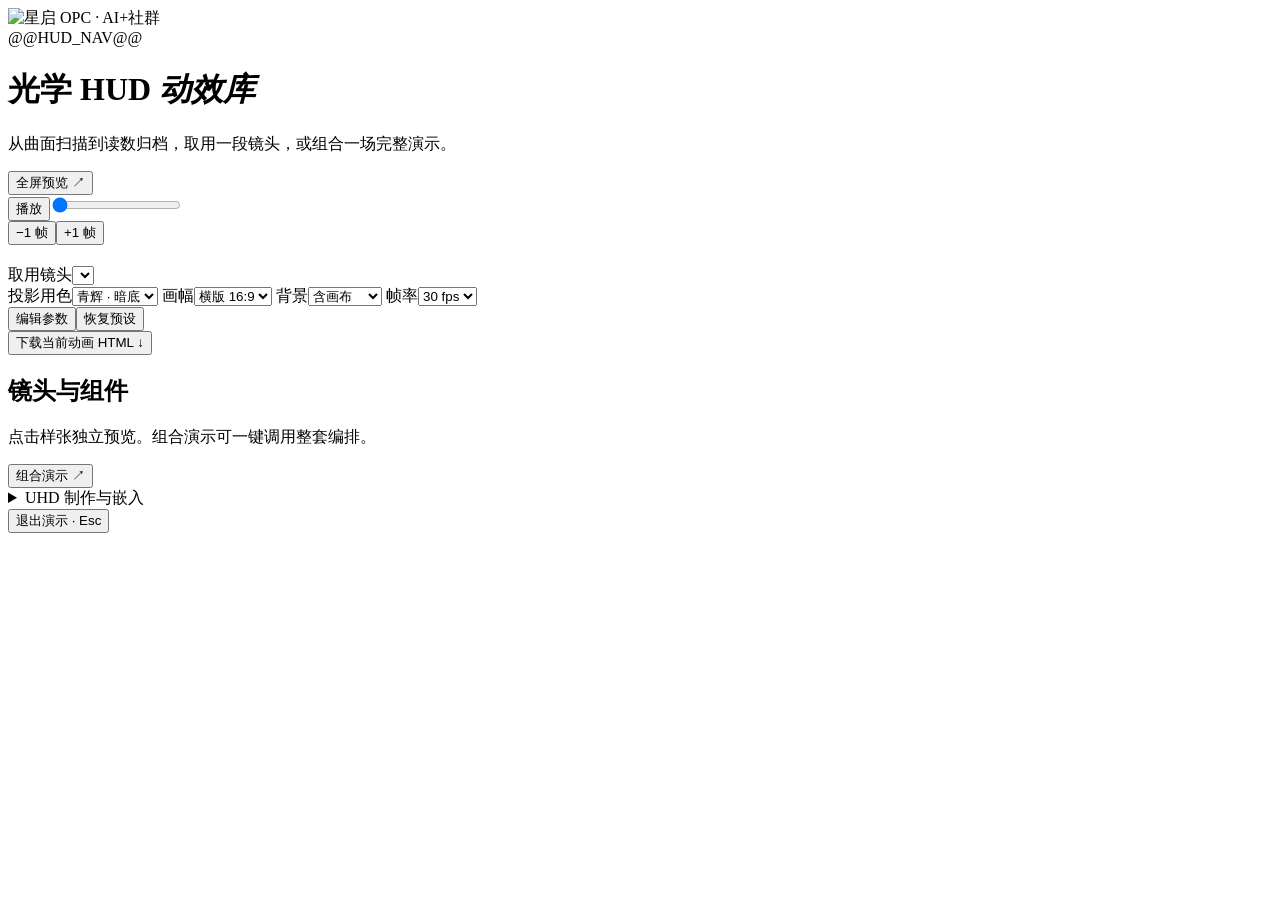
<file: hud-mg/desk.html>
<!doctype html><html lang="zh-CN" class="opc" data-theme="dark"><head><meta charset="utf-8"><meta name="viewport" content="width=device-width,initial-scale=1,viewport-fit=cover"><meta name="description" content="星启 OPC 光学 HUD 动效组件库。可独立编辑、逐帧合成及导出的 UHD 原生矢量 MG。"><title>光学 HUD · MG 动效组件库</title>
<style id="hud-type">@@TOKENS@@</style><style id="hud-styles">@@HUD_CSS@@</style></head><body>
<header class="mast wrap"><span class="brand-host"><img id="brand-logo" alt="星启 OPC · AI+社群"></span><nav id="main-nav" aria-label="其它资源">@@HUD_NAV@@</nav></header>
<main class="wrap">
 <header class="heading"><div><h1>光学 HUD <em>动效库</em></h1><p>从曲面扫描到读数归档，取用一段镜头，或组合一场完整演示。</p></div><button id="fullscreen" type="button">全屏预览 ↗</button></header>
 <div class="bench"><section class="monitor" aria-label="合成画布与时间线">
   <div id="monitor-seat"><div class="screen" id="screen"><div id="canvas" class="hm-stage"></div></div></div>
   <div class="controls"><button class="play" id="play" type="button" aria-pressed="false">播放</button><input id="scrub" type="range" min="0" max="599" value="0" step="1" aria-label="逐帧预览"><output for="scrub" id="time"></output></div>
   <div class="marks" id="beat-nav" role="group" aria-label="定位到编排段落"></div>
   <div class="control-foot"><div class="nudge"><button id="minus" type="button" aria-label="前一帧">−1 帧</button><button id="plus" type="button" aria-label="后一帧">+1 帧</button><span id="frame-label"></span></div><span id="canvas-label"></span></div>
 </section>
 <aside class="inspector" aria-label="当前动效设置">
   <div class="asset-header"><p id="role"></p><h2 id="name"></h2><span id="use"></span></div>
   <label class="select-component">取用镜头<select id="quick-kind"></select></label>
   <div class="setting-grid"><label>投影用色<select id="ink"><option value="cyan">青辉 · 暗底</option><option value="ice">冰白 · 暗底</option><option value="day">深青 · 亮底</option></select></label>
    <label>画幅<select id="format"><option value="wide">横版 16:9</option><option value="portrait">竖版 9:16</option></select></label>
    <label>背景<select id="background"><option value="solid">含画布</option><option value="transparent">透明叠加</option></select></label>
    <label>帧率<select id="fps"><option value="30">30 fps</option><option value="60">60 fps</option></select></label>
   </div>
   <div class="asset-actions"><button id="edit" type="button">编辑参数</button><button id="restore" type="button">恢复预设</button></div>
   <button id="export" class="primary" type="button">下载当前动画 HTML ↓</button><p class="status" role="status" id="status"></p>
 </aside></div>
 <section class="library" id="library"><header><div><h2>镜头与组件</h2><p>点击样张独立预览。组合演示可一键调用整套编排。</p></div><button type="button" id="sequence">组合演示 ↗</button></header><div class="shelf" id="shelf"></div></section>
 <section id="reuse"><details><summary>UHD 制作与嵌入</summary><div class="rules">
  <article><h3>先定运动任务</h3><p>片头扫描建立对象，截面和进度盘同步；空间探针交代部位，光迹连接两端。曲线进入后留出读数时间，最后淡入完整品牌字标。</p></article>
  <article><h3>让图形依附内容</h3><p>曲面使用归一化上下轮廓；探针与光迹使用 0–1 坐标。各组曲线共用单位和量程，底部字幕可独立覆盖实景。这里的照度数据为模拟值。</p></article>
  <article><h3>按帧接入</h3><p>导出 HTML 后作为浏览器源载入。网址加 <code>?frame=30</code> 定格到局部帧，按 <kbd>E</kbd> 可在本机继续编辑。</p></article>
 </div><div class="embed-help"><p>深色画面用青辉或冰白，亮色画面用深青。字标按底色使用透明定稿。3840 × 2160 横屏左右保留 240px、上下 200px。2160 × 3840 竖屏重新排列主体与字幕，留出底部约 600px 的平台区域。常规镜头在 30 fps 下用 12 帧入场、8 帧退出，单件的主体在时间轴约 77% 处到达终值，退出前可停读。60 fps 将帧数等比翻倍。</p><p><code>HudMG.seekFrame(n)</code> 按当前文件的本地帧定位。父页面也可向 iframe 发送 <code>{type:"XQHUD:seek",frame:n}</code> 同步时间。透明层导出为自包含 HTML，底图由宿主画面提供。多层合成时在一个位置使用完整品牌字标。</p></div></details></section>
</main>
<dialog id="editor" aria-labelledby="editor-title"><form id="form"><h2 id="editor-title"></h2><p id="hint"></p><div class="layer-controls" id="layer-controls" hidden><label>组合中的图层<select id="edit-kind"></select></label><label><input type="checkbox" id="layer-on" checked> 在组合中显示</label></div><div class="fields">
 <label>时长（秒）<input id="seconds" type="number" min="2" max="60" step=".1" required></label>
 <label class="pos">缩放（%）<input id="scale" type="number" min="25" max="160" step="1"></label>
 <label class="pos">横移（画布 %）<input id="xoff" type="number" min="-90" max="90" step="1"></label>
 <label class="pos">纵移（画布 %）<input id="yoff" type="number" min="-90" max="90" step="1"></label>
 </div><div id="direct" class="direct"></div><details id="advanced"><summary>完整内容参数 · JSON</summary><label class="sr" for="json">内容参数</label><textarea id="json" spellcheck="false" rows="8" required></textarea></details>
 <p role="alert" id="error"></p><div class="dialog-actions"><button type="button" id="cancel">取消</button><button class="primary" type="submit">应用并预览</button></div></form></dialog>
<button id="exit-full" type="button">退出演示 · Esc</button><button id="embed-play" type="button" hidden>暂停动画</button>
<script type="application/json" id="hud-catalog">@@HUD_CATALOG@@</script><script type="application/json" id="hud-default">@@HUD_DEFAULT@@</script><script type="application/json" id="hud-logos">@@HUD_LOGOS@@</script>
<script id="hud-blocks">@@HUD_ENGINE@@</script><script>@@HUD_CLOCK@@</script><script>@@HUD_APP@@</script>
</body></html>
</file>
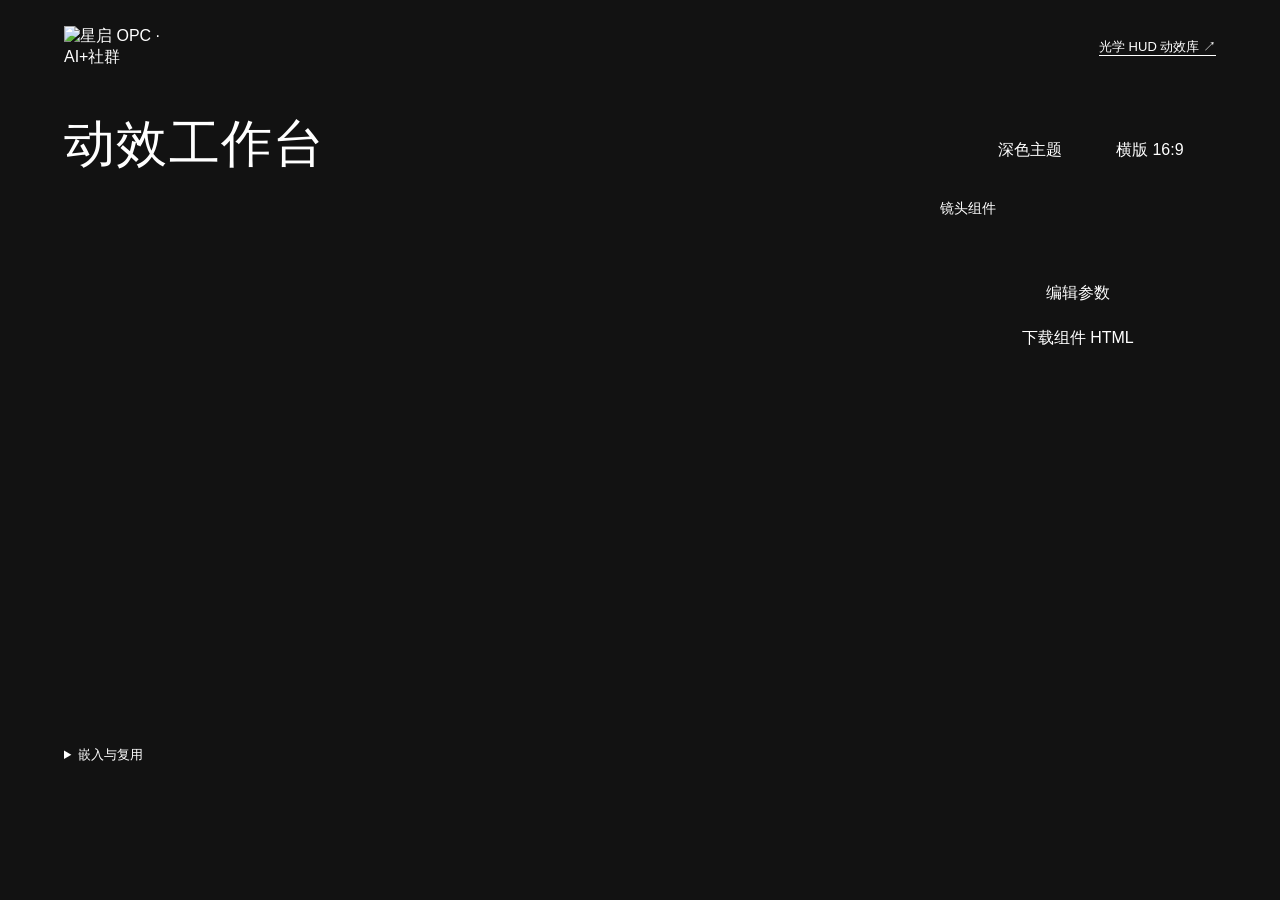
<file: motion/studio-shell.html>
<!doctype html>
<html lang="zh-CN"><head><meta charset="utf-8"><meta name="viewport" content="width=device-width,initial-scale=1,viewport-fit=cover">
<title>星启 OPC · 动效组件</title>
<style>
*{box-sizing:border-box}html{color-scheme:dark;background:var(--bg)}body{margin:0;min-width:270px;background:var(--bg);color:var(--ink);font-family:OPCSans,"PingFang SC","Microsoft YaHei",sans-serif}button,input,select,textarea{font:inherit}button,a,summary,input,select,textarea{outline-offset:3px}button,input,select,textarea{border-radius:14px}button:focus-visible,select:focus-visible,textarea:focus-visible,input:focus-visible{outline:3px solid var(--cyan)}button{color:var(--ink);border:1px solid var(--line);background:var(--surface);min-height:42px;padding:7px 17px;cursor:pointer;transition:background-color .16s,color .16s,border-color .16s}button:hover{border-color:var(--cyan)}button:disabled{opacity:.5;cursor:default}main{max-width:1500px;margin:0 auto;padding:26px clamp(18px,5vw,78px) 32px}
.masthead,.heading,.toolbar,.motionbar,.footer,.dialog-actions{display:flex;align-items:center;gap:16px;justify-content:space-between}.masthead{padding-bottom:17px;border-bottom:1px solid var(--line);min-height:46px}.masthead img{width:140px;display:block}.edition,.meta,.time{font:12px OPCMono,monospace;letter-spacing:.035em;font-variant-numeric:tabular-nums}.edition,.meta{color:var(--muted)}.heading{margin:25px 0 19px;align-items:flex-end}.heading h1{margin:0;font:normal clamp(37px,5vw,70px)/1.05 OPCDisplay,"PingFang SC",sans-serif;letter-spacing:.025em}.toolbar{justify-content:flex-end;gap:8px;flex-wrap:wrap}.switch{position:relative}.switch select{color:var(--ink);background:var(--surface);border:1px solid var(--line);padding:8px 32px 8px 14px;height:42px;cursor:pointer;appearance:none}.switch::after{content:"";border:solid var(--muted);border-width:0 1.5px 1.5px 0;padding:3px;display:block;transform:rotate(45deg);position:absolute;right:14px;top:16px;pointer-events:none}
.screen{isolation:isolate;border-radius:clamp(18px,2.4vw,34px);position:relative;display:grid;place-items:center;background:var(--inset);border:1px solid var(--line);overflow:hidden;width:100%;height:auto;aspect-ratio:16/8.2;max-height:62vh;min-height:200px}.canvasbox{position:relative;overflow:hidden;border-radius:clamp(12px,1.7vw,24px)}.stage{position:relative;transform-origin:top left;overflow:hidden}.stage svg{display:block}.motionbar{margin:15px 0 18px;gap:14px}.play,.embedplay{display:inline-flex;align-items:center;justify-content:center;gap:9px;min-width:90px;background:var(--cyan);border-color:transparent;border-radius:999px;color:var(--onAccent)}.play svg,.embedplay svg{height:15px;width:15px}.time{white-space:nowrap;color:var(--muted)}input[type=range]{appearance:none;background:var(--line);border-radius:999px;height:6px;accent-color:var(--cyan);margin:0;flex:1;min-width:60px;cursor:pointer}input[type=range]::-webkit-slider-thumb{appearance:none;height:16px;width:16px;border-radius:50%;background:var(--cyan);border:2px solid var(--bg)}input[type=range]::-moz-range-thumb{height:13px;width:13px;border-radius:50%;background:var(--cyan);border:2px solid var(--bg)}
.shots{display:flex;align-items:center;gap:6px;flex-wrap:wrap}.shots button{border-radius:999px;background:transparent;border-color:transparent;color:var(--muted);padding:6px 13px;min-height:36px}.shots button[aria-pressed=true]{background:var(--raised);border-color:var(--strong);color:var(--ink)}.shots button:hover{color:var(--cyan)}.footer{border-top:1px solid var(--line);padding-top:16px;margin-top:14px;gap:12px;flex-wrap:wrap}.source{font-size:13px;line-height:1.5;color:var(--muted);margin:0;max-width:58ch}.actions{display:flex;gap:8px;flex-wrap:wrap}.primary{background:var(--ink);color:var(--bg);border-color:transparent}.embedplay{display:none;position:absolute;z-index:1;bottom:12px;right:12px;padding:7px 12px;min-width:36px;min-height:34px;opacity:.84}
dialog{background:var(--modal);color:var(--ink);border:1px solid var(--line);border-radius:26px;padding:24px 28px;width:min(535px,calc(100vw - 28px));max-height:85dvh;box-shadow:0 20px 80px rgba(0,0,0,.24)}dialog::backdrop{background:var(--scrim)}dialog h2{font:normal 34px OPCDisplay,sans-serif;margin:0 0 14px}#fields{display:grid;gap:13px}.field-group{display:grid;gap:6px;font-size:14px}.field-group input,.field-group textarea,.field-group select{padding:9px 13px;border:1px solid var(--strong);background:var(--surface);color:var(--ink);min-width:0;width:100%}.field-group textarea{resize:vertical;min-height:66px}.dialog-actions{margin-top:20px;justify-content:flex-end}.feedback{color:var(--ink);font-size:14px;margin:10px 0 3px}.help{font-size:13px;line-height:1.45;color:var(--muted)}[hidden]{display:none!important}
html.embed,html.embed body{height:100%;overflow:hidden;background:var(--bg)}html.embed main{max-width:none;margin:0;padding:0;width:100%;height:100%}html.embed .screen{width:100%;height:100%;min-height:0;max-height:none;aspect-ratio:auto;border-radius:0;background:transparent;box-shadow:none;border:0}html.embed .canvasbox{border-radius:0}html.embed .embedplay{display:inline-flex}html.embed main>:not(.screen){display:none}html.alpha,html.alpha body{background:transparent}html.nocontrols .embedplay{display:none}.reuse{margin-top:13px;color:var(--muted);font-size:13px;line-height:1.65}.reuse summary{cursor:pointer;width:max-content;border-radius:9px}.reuse summary:focus-visible{outline:2px solid var(--cyan)}.reuse p{margin:7px 0;max-width:85ch}.reuse code{font:12px OPCMono,monospace;color:var(--ink)}
@media(max-width:720px){main{padding:17px 15px 25px}.masthead{padding-bottom:11px}.masthead img{width:120px}.heading{margin:20px 0 13px;align-items:center;flex-wrap:wrap;gap:11px}.heading h1{font-size:40px}.toolbar{justify-content:flex-start}.screen{min-height:0;aspect-ratio:16/9}.screen[data-format=portrait]{aspect-ratio:3/4;max-height:60vh}.motionbar{gap:9px}.time{font-size:11px}.play{min-width:65px;padding:6px 11px}.footer{align-items:flex-start}.shots{gap:3px}.shots button{font-size:14px;padding:4px 9px}.edition{font-size:10px}}
@media(prefers-reduced-motion:reduce){*{transition:none!important}}

html:not(.embed) main {display:grid;grid-template-columns:minmax(0,1fr) minmax(205px,24%);column-gap:clamp(18px,3vw,44px);grid-template-areas:"mast mast" "head head" "screen inspect" "controls inspect" "chap inspect" "reuse reuse";max-width:1480px;}
.masthead{grid-area:mast}.heading{grid-area:head}.screen{grid-area:screen}.motionbar{grid-area:controls}.chapters{grid-area:chap}.shot-inspector{grid-area:inspect;align-self:start;min-width:0}.reuse{grid-area:reuse}
.heading{margin:32px 0 25px}.heading h1{font-size:clamp(36px,4vw,57px)}
html:not(.embed) .screen{aspect-ratio:16/9;max-height:none;min-height:0;background:var(--inset);border-radius:22px}
html:not(.embed) .canvasbox{border-radius:inherit}
.shot-inspector h2{font:500 14px/1.5 OPCSans,sans-serif;margin:2px 0 10px;color:var(--muted)}
.shots{display:grid;gap:4px;}
.shots button{display:flex;align-items:center;justify-content:space-between;gap:12px;min-height:40px;border-radius:12px;font:500 14px OPCSans,sans-serif;padding:8px 13px;text-align:left}
.shots button[aria-pressed=true]{color:var(--cyan);border-color:color-mix(in srgb,var(--cyan) 42%,var(--bg));background:color-mix(in srgb,var(--cyan) 7%,var(--bg))}
.shots small{color:var(--muted);font:11px OPCMono,monospace}
.shot-inspector .footer{display:flex;flex-direction:column;align-items:stretch;gap:12px;margin-top:18px;padding-top:16px}
.shot-inspector .source{font-size:12px;line-height:1.65;}
.shot-inspector .actions{display:grid;gap:7px;}.actions button{min-height:38px;border-radius:999px}
.shot-inspector .primary{background:var(--cyan);color:var(--onAccent);}
.motionbar{margin:14px 0 8px;align-self:start}
.chapters{display:flex;align-self:start;gap:4px;min-width:0;}
.chapters button{flex:var(--frames) 1 0;min-width:0;display:grid;gap:3px;padding:6px 4px 5px;border:none;background:none;text-align:left;border-radius:6px;min-height:0;color:var(--muted);font:12px OPCSans,sans-serif;}
.chapters button::before{content:"";display:block;width:100%;height:4px;border-radius:99px;background:var(--line);margin-bottom:3px;}
.chapters [aria-current=step]{color:var(--ink);}
.chapters [aria-current=step]::before{background:var(--cyan);}
.chapters small{font:10px OPCMono,monospace;color:var(--muted);}
@media(max-width:850px){html:not(.embed) main{display:block}.heading{margin:18px 0 14px}.chapters{margin-bottom:22px}.shots{display:flex;flex-wrap:wrap;gap:5px}.shots button{padding:5px 10px;min-height:36px}.shots small{display:none}.shot-inspector .footer{flex-direction:row;align-items:center;flex-wrap:wrap}.shot-inspector .actions{display:flex}.shot-inspector{margin-top:18px}.chapters button{font-size:11px}.chapters small{font-size:9px}html:not(.embed) .screen[data-format=portrait]{aspect-ratio:4/5;max-height:60dvh}}
.hud-sibling{font-size:13px;color:var(--cyan);text-underline-offset:4px}
</style></head><body><main>
<header class="masthead"><img id="brand" alt="星启 OPC · AI+社群"><a class="hud-sibling" href="mg-hud.html">光学 HUD 动效库 ↗</a></header>
<div class="heading"><h1>动效工作台</h1><div class="toolbar"><label class="switch"><select id="theme" aria-label="主题"><option value="dark">深色主题</option><option value="light">亮色主题</option></select></label><label class="switch"><select id="format" aria-label="画幅"><option value="wide">横版 16:9</option><option value="portrait">竖版 9:16</option></select></label></div></div>
<div class="screen" id="screen"><div id="box" class="canvasbox"><div class="stage" id="stage" data-composition-id="opc-motion"></div></div><button class="embedplay" id="embedplay" aria-label="播放"></button></div>
<div class="motionbar"><button id="play" class="play" type="button"></button><input id="scrub" type="range" aria-label="定位画面（帧）" min="0" max="449"><output id="time" class="time" for="scrub"></output></div>

<nav id="chapters" class="chapters" aria-label="完整演示时间线，点击定位镜头"></nav>
<aside class="shot-inspector"><h2>镜头组件</h2><nav id="shots" class="shots" aria-label="单独预览组件"></nav>
<footer class="footer"><p class="source" id="source"></p><div class="actions"><button type="button" id="edit">编辑参数</button><button class="primary" type="button" id="download">下载组件 HTML</button></div></footer></aside>
<details class="reuse"><summary>嵌入与复用</summary><p>选择组件，编辑参数后下载 HTML。下载文件可直接播放，也可放进 iframe。打开下载文件时加 <code>?editor=1</code> 可再次编辑。</p><p>在整套文件的地址后添加 <code>?embed=1&amp;scene=CompareBars&amp;frame=60</code> 可嵌入停在第 60 帧的图表。用 <code>format=portrait</code> 切竖版，<code>controls=0</code> 隐藏控件，<code>autoplay=1</code> 自动播放。字幕单独下载时支持透明背景。</p></details>
</main>
<dialog id="editor" aria-labelledby="editorTitle"><form id="form"><h2 id="editorTitle">编辑参数</h2><div id="fields"></div><p class="feedback" id="error" role="alert"></p><p class="help">应用后可预览改动。下载组件 HTML 会保留当前参数、主题和画幅。</p><div class="dialog-actions"><button type="button" id="cancel">取消</button><button type="submit" class="primary">应用参数</button></div></form></dialog>
<script id="mg-settings" type="application/json">__SETTINGS__</script>
<script id="mg-assets">__ASSETS__</script><script id="mg-runtime">__RUNTIME__</script>
<script id="mg-app">__APP__</script>
</body></html>
</file>
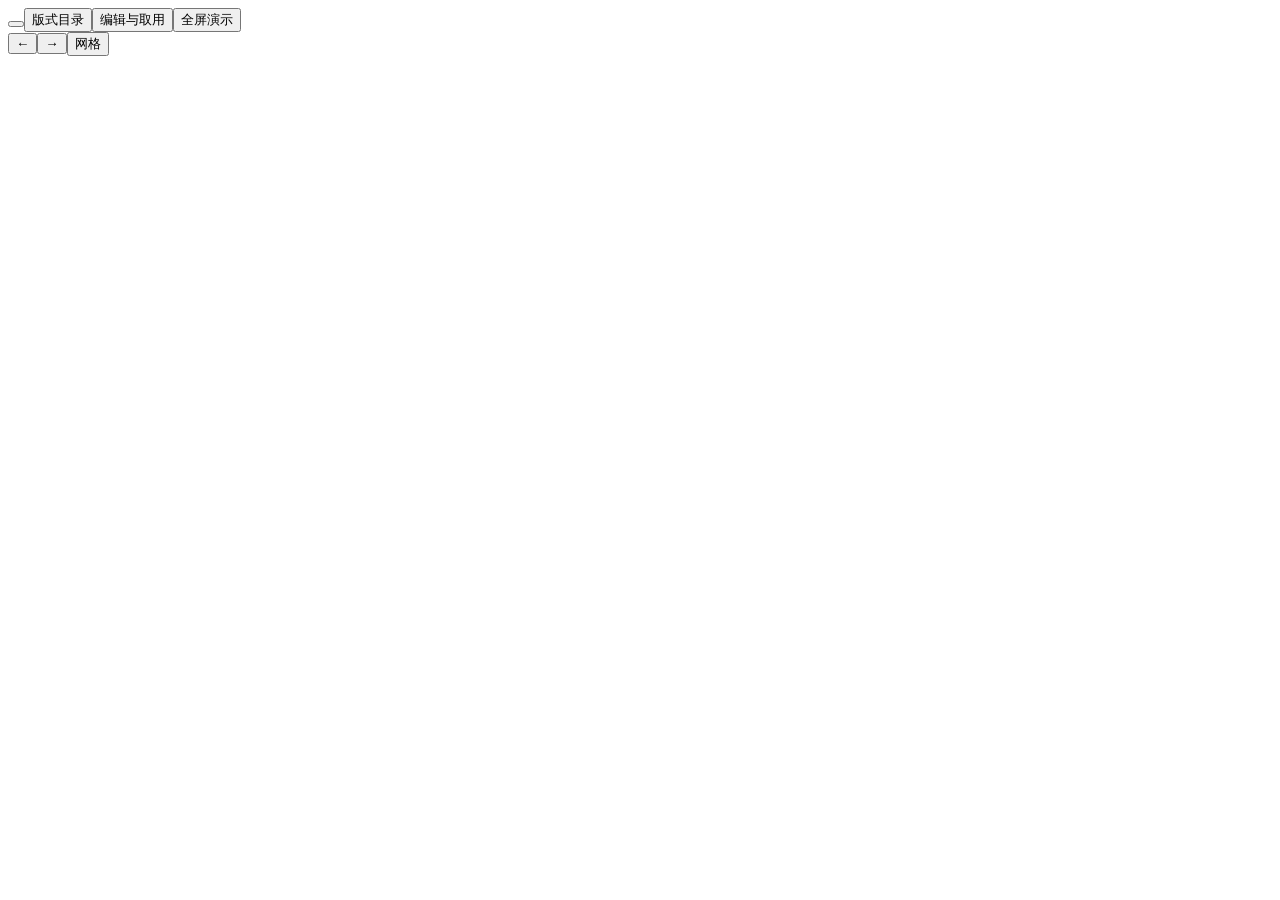
<file: source/deck.html>
<!doctype html><html lang="zh-CN" class="opc" data-theme="@@MODE@@"><head><meta charset="utf-8"><meta name="viewport" content="width=device-width,initial-scale=1"><title>星启 OPC · HTML 汇报模板</title><style>@@TOKENS@@
@@KIT_CSS@@
@@VISUAL_CSS@@
@@DECK_CSS@@</style></head><body>
<header class="deck-tools"><span data-brand></span><div><button id="theme"></button><button id="overview" aria-haspopup="dialog">版式目录</button><button id="edit" aria-haspopup="dialog">编辑与取用</button><button id="full">全屏演示</button></div></header>
<main class="deck-seat"><section id="stage" class="deck-stage" aria-label="汇报画布"></section></main>
<footer class="deck-foot"><button id="prev" aria-label="上一页">←</button><span id="position" role="status"></span><button id="next" aria-label="下一页">→</button><button id="grid" aria-pressed="false">网格</button><button id="reveal" aria-pressed="false" hidden>揭示结论</button></footer>
<dialog id="directory" class="opc-modal"><h2>选择版式</h2><div id="choices"></div><form method="dialog"><button class="opc-button secondary">关闭</button></form></dialog>
<dialog id="editor-dialog" class="opc-modal"><h2 id="edit-title">编辑本页</h2><p id="notes"></p><label for="deck-params">内容参数 · JSON</label><textarea id="deck-params" spellcheck="false"></textarea><div class="edit-tools"><button id="apply" class="opc-button">应用到画布</button><button id="export-one" class="opc-button secondary">下载本页 HTML</button><button id="export-deck" class="opc-button secondary">下载整份 HTML</button><form method="dialog"><button class="opc-button secondary">关闭</button></form></div><p id="edit-status" role="status"></p></dialog>
<script type="application/json" id="slides-data">@@DATA@@</script>
<script>window.OPC_INLINE=@@INLINE@@;</script>
<script>@@KIT_JS@@</script>
<script>@@DECK_JS@@</script></body></html>
</file>
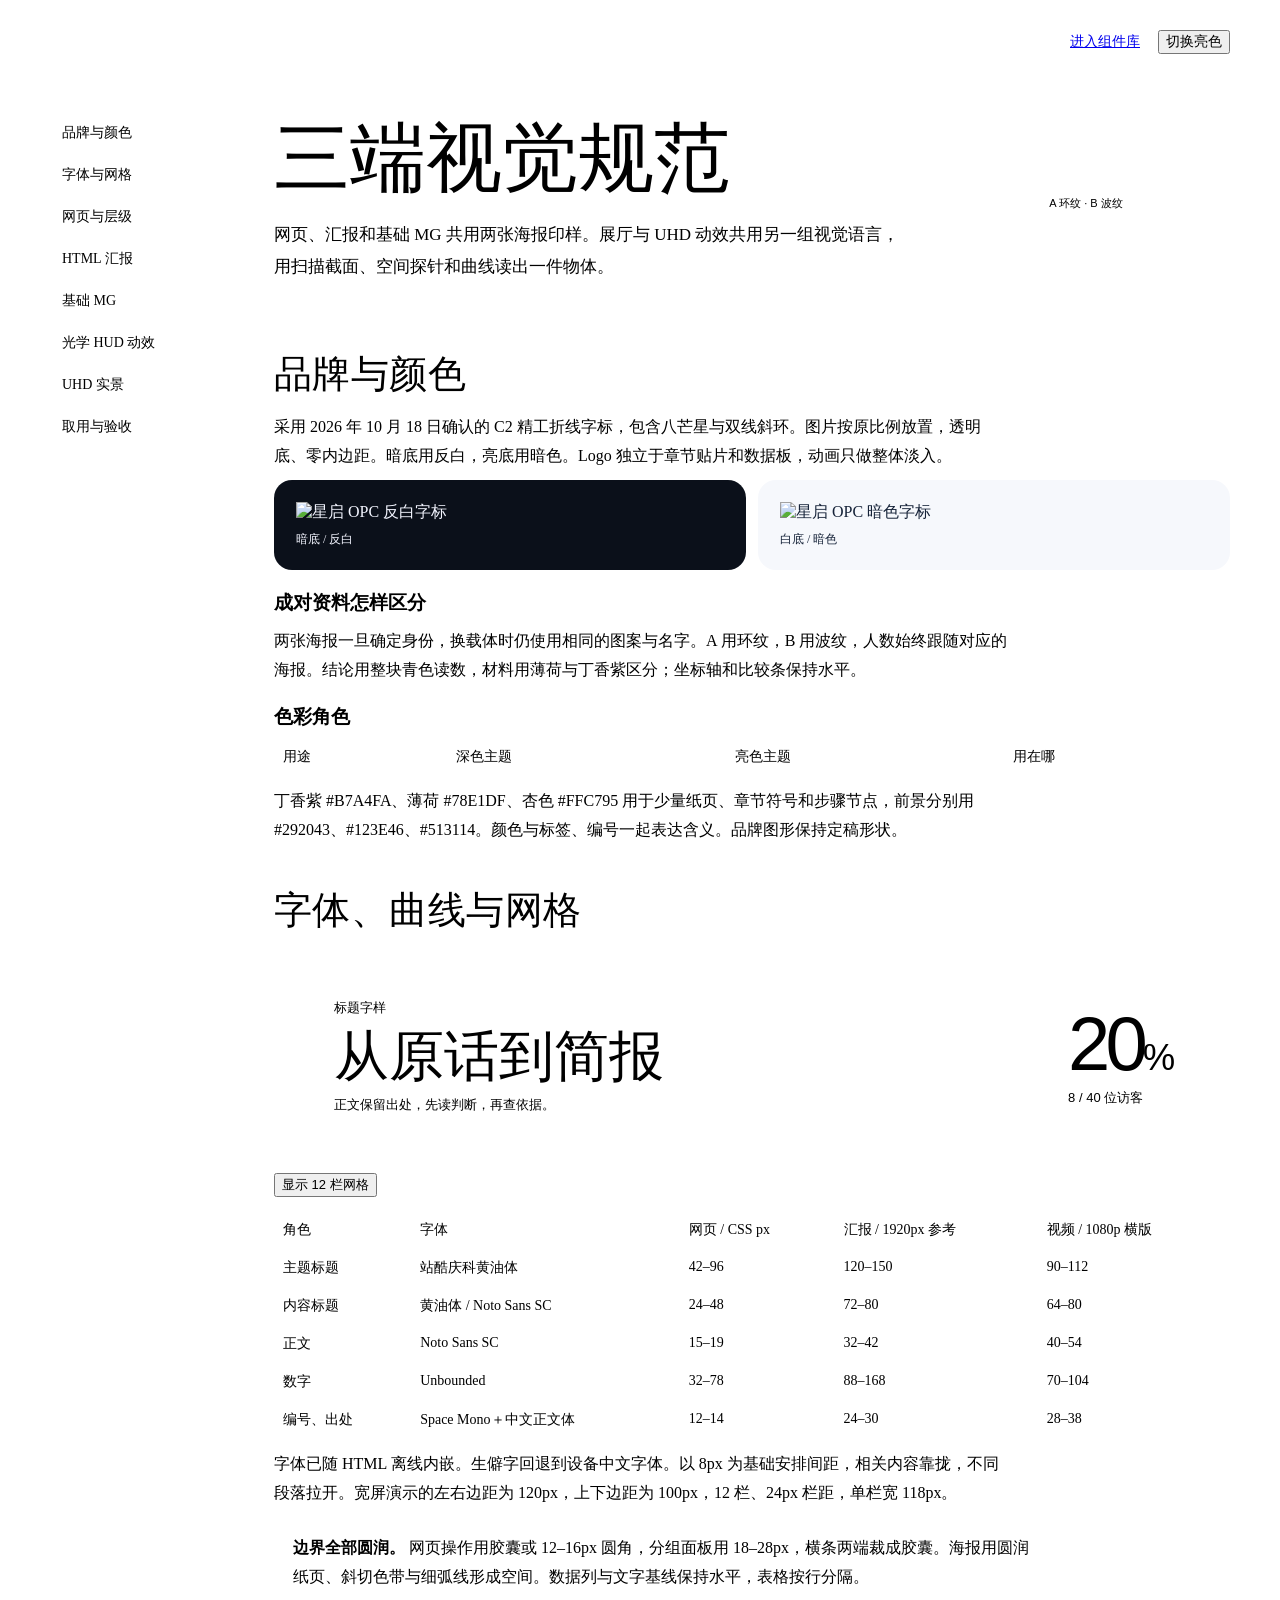
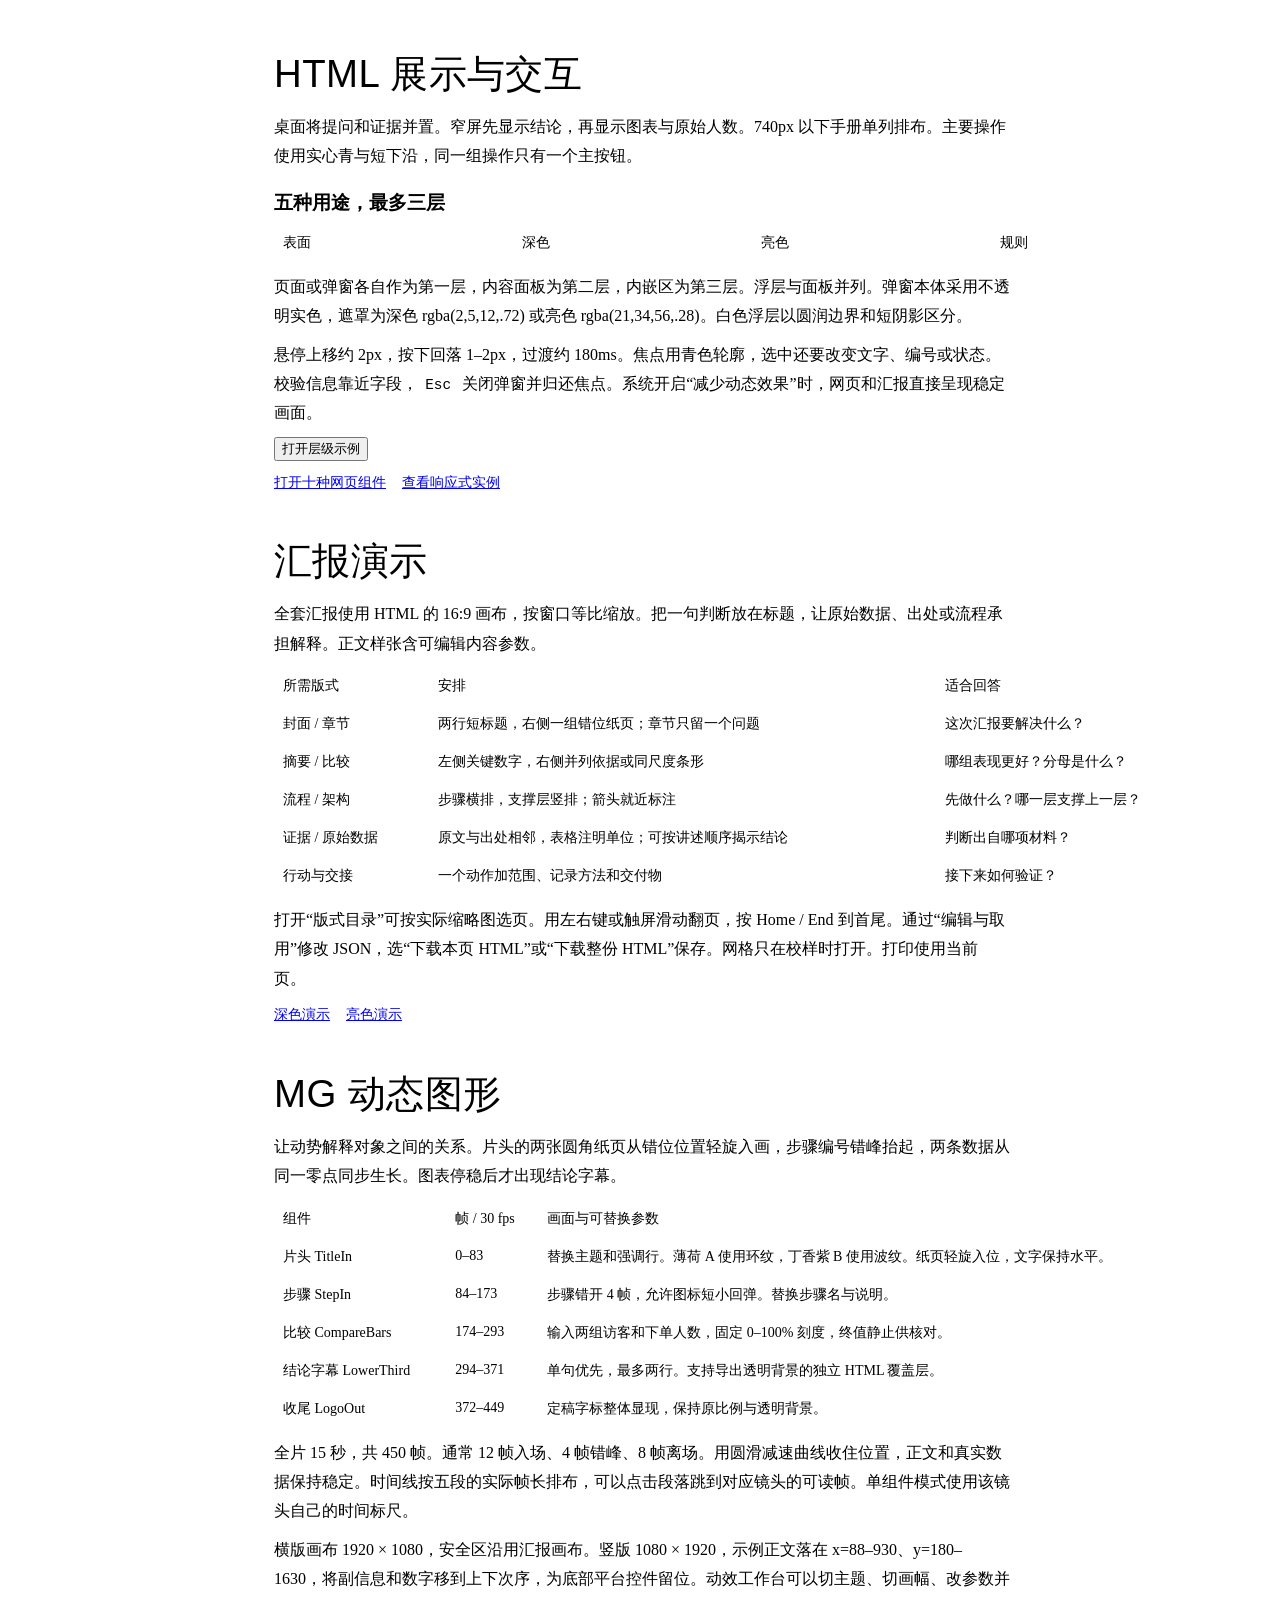
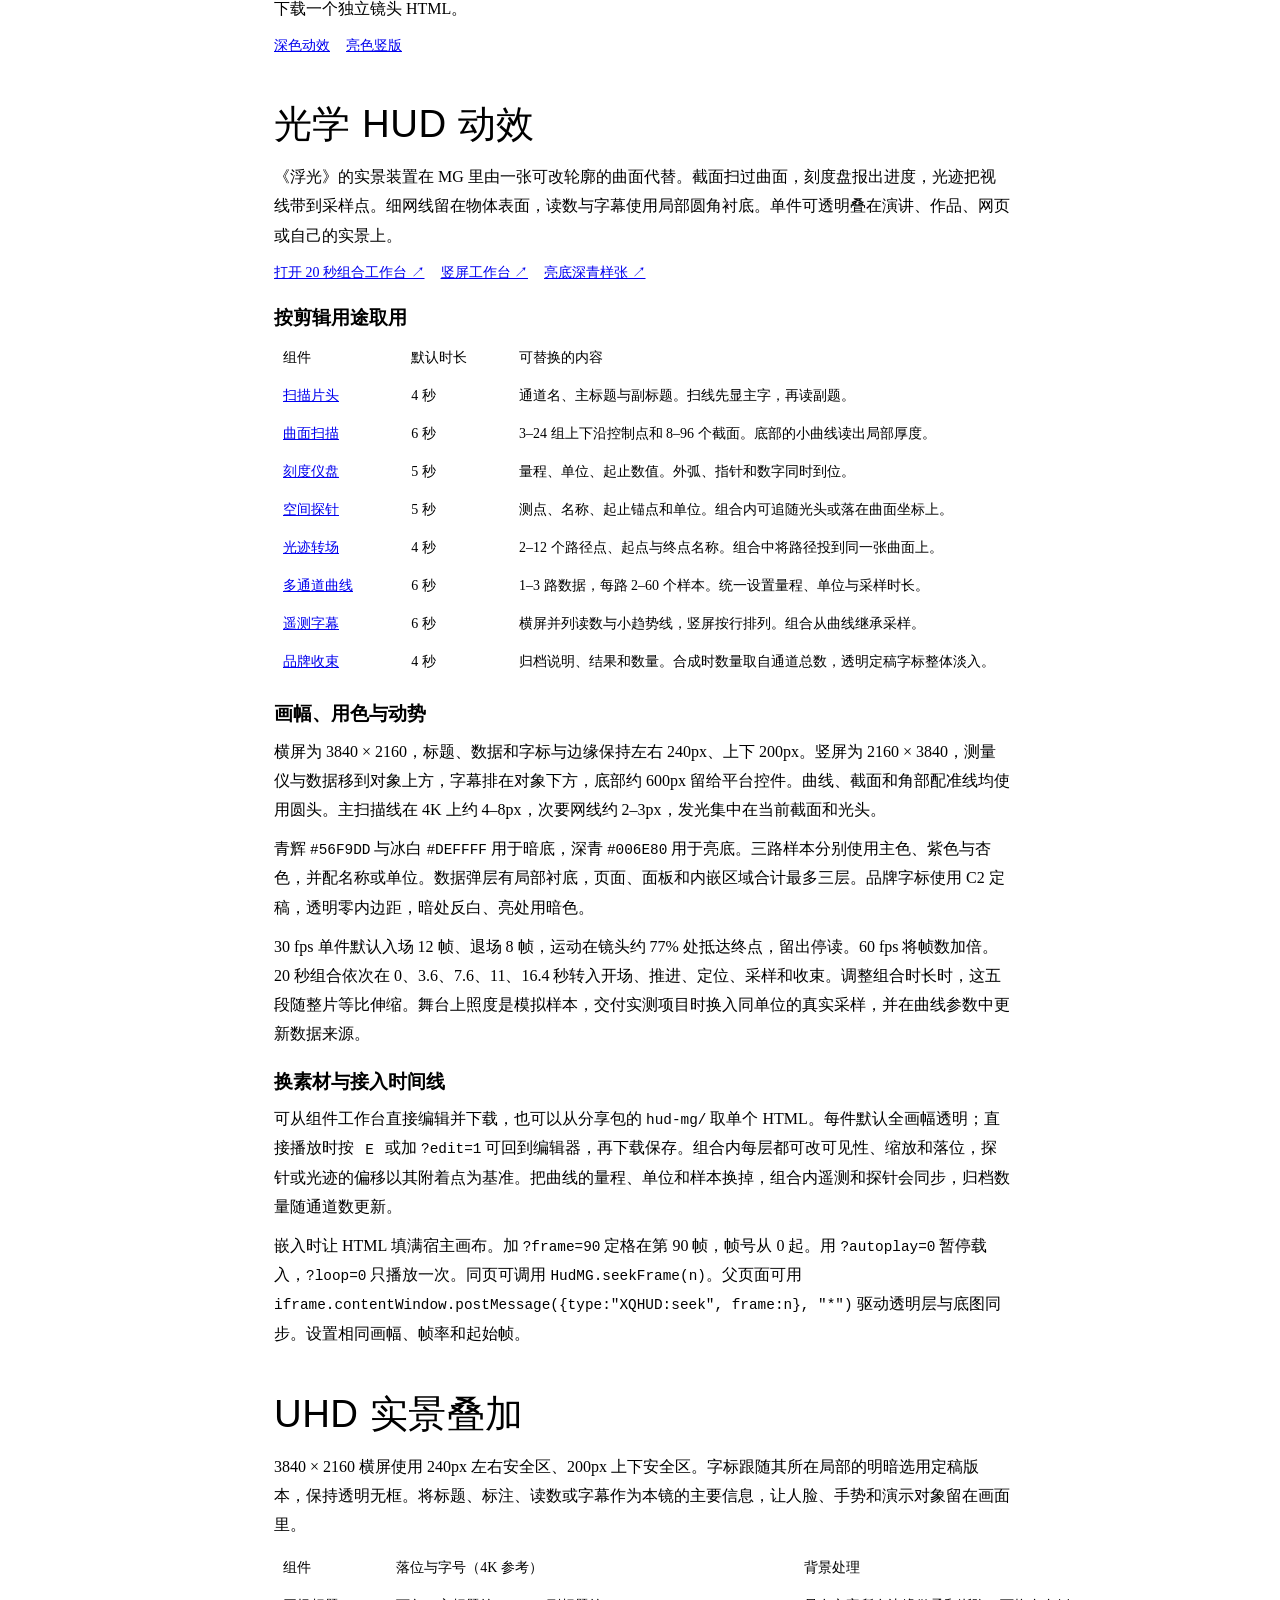
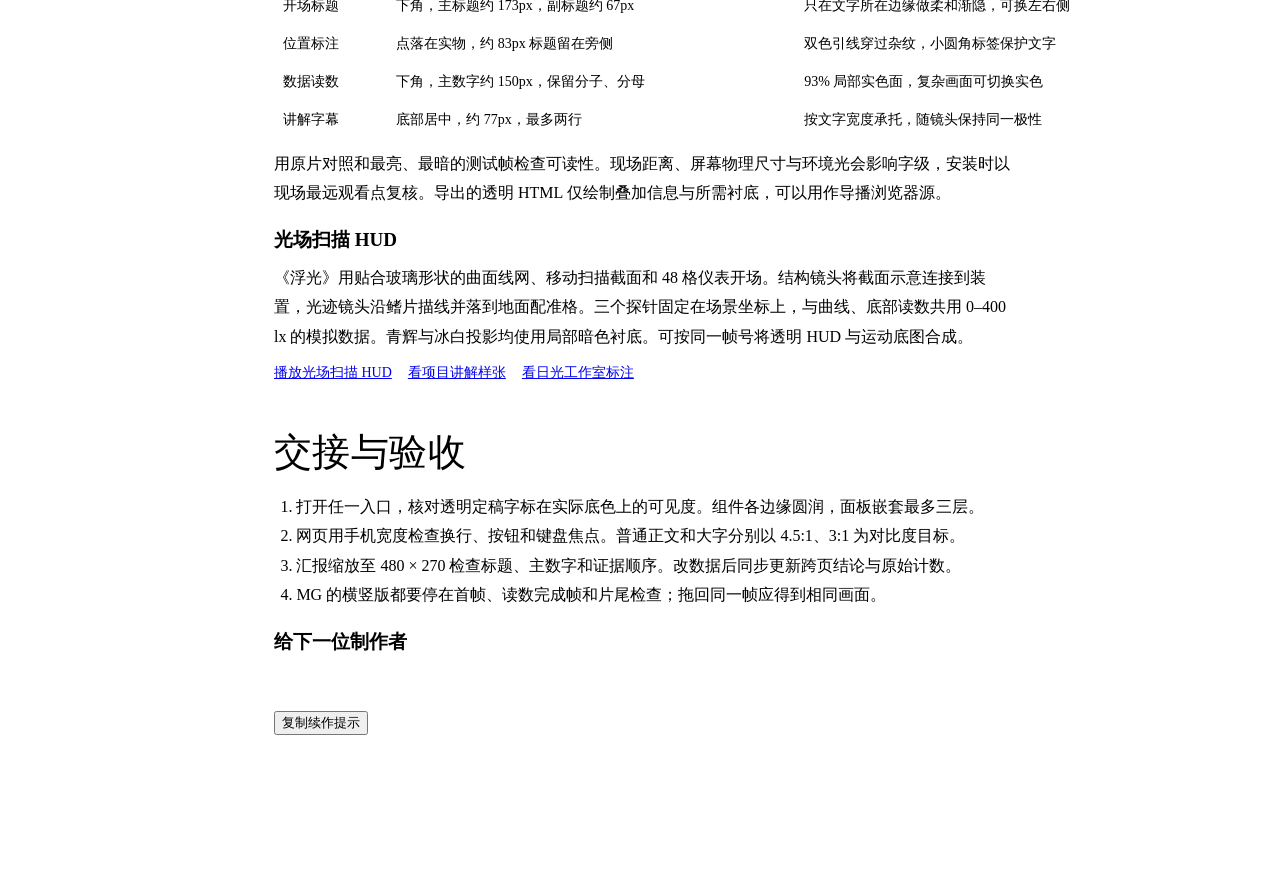
<file: source/guide.html>
<!doctype html><html lang="zh-CN" class="opc" data-theme="dark"><head><meta charset="utf-8"><meta name="viewport" content="width=device-width,initial-scale=1"><title>星启 OPC · 三端视觉规范 V3.0</title><style>@@TOKENS@@
@@KIT_CSS@@
@@VISUAL_CSS@@
body{margin:0}.bar,.page{width:min(1180px,calc(100% - 42px));margin:auto}.bar{min-height:68px;display:flex;align-items:center;gap:18px}.bar>a:first-child{margin-right:auto}.bar .opc-brand{width:138px}.bar button,.bar>a{font-size:14px}.page{display:grid;grid-template-columns:170px minmax(0,1fr);gap:54px;padding:40px 0 85px}.side{position:sticky;top:20px;align-self:start;display:grid;gap:8px}.side a{color:var(--muted);text-decoration:none;padding:8px 12px;border-radius:99px;font-size:14px}.side a:hover{color:var(--cyan);background:var(--surface)}.guide-intro{margin-bottom:35px}.guide-intro small{color:var(--cyan);font:13px OPCMono,OPCSans,monospace}.guide-intro h1{font:400 clamp(45px,6vw,80px)/1.12 OPCDisplay,OPCSans,sans-serif;margin:16px 0}.guide-intro p{max-width:40em;font-size:17px;color:var(--muted)}article section{margin:0 0 42px;scroll-margin-top:12px}article h2{font:400 clamp(27px,3vw,40px)/1.25 OPCDisplay,OPCSans,sans-serif;margin:0 0 14px}article h3{font-size:19px;margin:20px 0 8px}article p,article li{font-size:16px;line-height:1.83}article p{margin:.6em 0}article ul,article ol{padding-left:1.4em}.tbl{overflow:auto}table{width:100%;border-collapse:collapse;font-size:14px}th,td{text-align:left;vertical-align:top;padding:10px 9px;border-bottom:1px solid var(--line)}th{color:var(--muted);font-weight:500}code,kbd{font: .9em OPCMono,OPCSans,monospace}kbd{padding:.13em .5em;border:1px solid var(--line);border-radius:100px}.paired{display:grid;grid-template-columns:1fr 1fr;gap:12px}.logo-demo{padding:22px;border-radius:18px;display:grid;gap:8px}.logo-demo img{width:180px;max-width:100%;background:transparent;padding:0;border:0}.logo-demo small{font-size:12px}.night{color:#F3F5FF;background:#0B101A}.day{color:#152238;background:#F6F8FC}.dots{display:inline-block;vertical-align:middle;width:1.05em;height:1.05em;border-radius:50%;margin-right:8px;box-shadow:inset 0 0 0 1px #7D839955}.example-line{display:flex;flex-wrap:wrap;gap:16px;font-size:14px}.guide-tip{background:var(--surface);border-radius:18px;padding:16px 19px}.hand-off{margin:12px 0;white-space:pre-wrap;background:var(--inset);padding:16px;border-radius:14px;font:14px/1.8 OPCSans,sans-serif;color:var(--ink)}#status{font-size:13px;color:var(--cyan)}@media(max-width:760px){.bar,.page{width:calc(100% - 32px)}.bar{gap:8px;flex-wrap:wrap}.bar .opc-brand{width:100px}.bar .opc-button{font-size:12px;padding:8px 10px}.page{display:block;padding:20px 0}.side{position:static;display:flex;gap:5px;overflow:auto;margin-bottom:24px}.side a{white-space:nowrap;font-size:12px}.paired{gap:7px}.logo-demo{padding:14px}article section{margin-bottom:30px}th,td{padding:8px 5px}article p,article li{font-size:15px}}@media print{.bar,.side,button,.example-line{display:none}.page{display:block;width:100%;padding:0}.guide-intro{margin-top:0}article section{break-inside:auto;}tr,.guide-tip{break-inside:avoid}*{-webkit-print-color-adjust:exact;print-color-adjust:exact;}}
article section{scroll-margin-top:24px}article h2{letter-spacing:.012em}.side [aria-current=location]{color:var(--cyan);background:color-mix(in srgb,var(--cyan) 9%,transparent)}
.type-lab{isolation:isolate;position:relative;display:flex;align-items:center;justify-content:space-between;gap:12px;padding:clamp(20px,4vw,48px) 6.25%;margin:14px 0 10px;border-radius:24px;background:var(--surface);overflow:hidden}
.type-lab-main,.type-lab-data{display:grid;gap:6px}.type-lab-main>b{font:400 clamp(26px,4.3vw,64px)/1.18 OPCDisplay,OPCSans,sans-serif}
.type-lab small,.type-lab span{color:var(--muted);font:13px/1.55 OPCSans,sans-serif}.type-lab-data strong{font:400 clamp(32px,6vw,76px)/1 OPCNumber,sans-serif;letter-spacing:-.065em;color:var(--cyan)}.type-lab-data strong small{font:inherit;font-size:.48em;color:inherit}
.lab-grid:not([hidden]){position:absolute;inset:0 6.25%;display:grid;grid-template-columns:repeat(12,minmax(0,1fr));gap:1.43%;pointer-events:none}.lab-grid i{border-radius:5px;background:color-mix(in srgb,var(--violet) 12%,transparent)}
#type-grid{margin-bottom:14px;font-size:13px}.guide-intro h1{margin-top:8px}.guide-intro p,article>section>p{max-width:46em}
@media(max-width:600px){.type-lab-main>span{max-width:12em}.type-lab{border-radius:16px}.type-lab small,.type-lab span{font-size:11px}}
.guide-intro{display:grid;grid-template-columns:minmax(0,1.4fr) minmax(168px,.63fr);gap:28px;align-items:center;padding:0 0 23px;border-bottom:1px solid var(--line)}.guide-intro h1{font-size:clamp(43px,5.9vw,82px);margin:0 0 .25em}.guide-proof{margin:0;text-align:center;color:var(--muted)}.guide-proof svg{width:100%;height:100%;max-height:185px}.guide-proof figcaption{font:11px OPCMono,OPCSans,sans-serif}.type-lab{margin-top:16px}
@media(max-width:620px){.guide-intro{grid-template-columns:minmax(0,1fr) 90px;gap:12px}.guide-intro h1{font-size:clamp(28px,7vw,42px)}.guide-intro p{font-size:13px}.guide-proof figcaption{font-size:9px}.guide-proof svg{max-height:105px}}
</style></head><body>
<header class="bar"><a href="index.html" aria-label="回到视觉规范库" id="logo"></a><a href="index.html#group/web">进入组件库</a><button class="opc-button secondary" id="theme">切换亮色</button></header>
<main class="page"><nav class="side" aria-label="规范目录"><a href="#brand">品牌与颜色</a><a href="#type">字体与网格</a><a href="#web">网页与层级</a><a href="#slides">HTML 汇报</a><a href="#motion">基础 MG</a><a href="#hud-mg">光学 HUD 动效</a><a href="#uhd">UHD 实景</a><a href="#handoff">取用与验收</a></nav>
<article><header class="guide-intro"><div><h1>三端视觉规范</h1><p>网页、汇报和基础 MG 共用两张海报印样。展厅与 UHD 动效共用另一组视觉语言，用扫描截面、空间探针和曲线读出一件物体。</p></div><figure class="guide-proof"><div id="proof-art"></div><figcaption>A 环纹 · B 波纹</figcaption></figure></header>
<section id="brand"><h2>品牌与颜色</h2><p>采用 2026 年 10 月 18 日确认的 C2 精工折线字标，包含八芒星与双线斜环。图片按原比例放置，透明底、零内边距。暗底用反白，亮底用暗色。Logo 独立于章节贴片和数据板，动画只做整体淡入。</p>
<div class="paired"><div class="logo-demo night"><img id="logo-dark" alt="星启 OPC 反白字标"><small>暗底 / 反白</small></div><div class="logo-demo day"><img id="logo-light" alt="星启 OPC 暗色字标"><small>白底 / 暗色</small></div></div>
<h3>成对资料怎样区分</h3><p>两张海报一旦确定身份，换载体时仍使用相同的图案与名字。A 用环纹，B 用波纹，人数始终跟随对应的海报。结论用整块青色读数，材料用薄荷与丁香紫区分；坐标轴和比较条保持水平。</p>
<h3>色彩角色</h3><div class="tbl"><table><thead><tr><th>用途</th><th>深色主题</th><th>亮色主题</th><th>用在哪</th></tr></thead><tbody id="palette"></tbody></table></div>
<p>丁香紫 #B7A4FA、薄荷 #78E1DF、杏色 #FFC795 用于少量纸页、章节符号和步骤节点，前景分别用 #292043、#123E46、#513114。颜色与标签、编号一起表达含义。品牌图形保持定稿形状。</p>
</section>
<section id="type"><h2>字体、曲线与网格</h2>
<div class="type-lab"><div class="type-lab-main"><small>标题字样</small><b>从原话到简报</b><span>正文保留出处，先读判断，再查依据。</span></div><div class="type-lab-data"><strong>20<small>%</small></strong><span>8 / 40 位访客</span></div><div class="lab-grid" aria-hidden="true" hidden></div></div>
<button class="opc-button secondary" id="type-grid" aria-pressed="false">显示 12 栏网格</button>

<div class="tbl"><table><thead><tr><th>角色</th><th>字体</th><th>网页 / CSS px</th><th>汇报 / 1920px 参考</th><th>视频 / 1080p 横版</th></tr></thead><tbody>
<tr><td>主题标题</td><td>站酷庆科黄油体</td><td>42–96</td><td>120–150</td><td>90–112</td></tr>
<tr><td>内容标题</td><td>黄油体 / Noto Sans SC</td><td>24–48</td><td>72–80</td><td>64–80</td></tr>
<tr><td>正文</td><td>Noto Sans SC</td><td>15–19</td><td>32–42</td><td>40–54</td></tr>
<tr><td>数字</td><td>Unbounded</td><td>32–78</td><td>88–168</td><td>70–104</td></tr>
<tr><td>编号、出处</td><td>Space Mono＋中文正文体</td><td>12–14</td><td>24–30</td><td>28–38</td></tr></tbody></table></div>
<p>字体已随 HTML 离线内嵌。生僻字回退到设备中文字体。以 8px 为基础安排间距，相关内容靠拢，不同段落拉开。宽屏演示的左右边距为 120px，上下边距为 100px，12 栏、24px 栏距，单栏宽 118px。</p>
<p class="guide-tip"><strong>边界全部圆润。</strong> 网页操作用胶囊或 12–16px 圆角，分组面板用 18–28px，横条两端裁成胶囊。海报用圆润纸页、斜切色带与细弧线形成空间。数据列与文字基线保持水平，表格按行分隔。</p></section>
<section id="web"><h2>HTML 展示与交互</h2><p>桌面将提问和证据并置。窄屏先显示结论，再显示图表与原始人数。740px 以下手册单列排布。主要操作使用实心青与短下沿，同一组操作只有一个主按钮。</p>
<h3>五种用途，最多三层</h3><div class="tbl"><table><thead><tr><th>表面</th><th>深色</th><th>亮色</th><th>规则</th></tr></thead><tbody id="surfaces"></tbody></table></div>
<p>页面或弹窗各自作为第一层，内容面板为第二层，内嵌区为第三层。浮层与面板并列。弹窗本体采用不透明实色，遮罩为深色 rgba(2,5,12,.72) 或亮色 rgba(21,34,56,.28)。白色浮层以圆润边界和短阴影区分。</p>
<p>悬停上移约 2px，按下回落 1–2px，过渡约 180ms。焦点用青色轮廓，选中还要改变文字、编号或状态。校验信息靠近字段，<kbd>Esc</kbd> 关闭弹窗并归还焦点。系统开启“减少动态效果”时，网页和汇报直接呈现稳定画面。</p>
<button class="opc-button secondary" id="show-layers">打开层级示例</button><p class="example-line"><a href="index.html#group/web">打开十种网页组件</a><a href="web-starter.html">查看响应式实例</a></p></section>
<section id="slides"><h2>汇报演示</h2><p>全套汇报使用 HTML 的 16:9 画布，按窗口等比缩放。把一句判断放在标题，让原始数据、出处或流程承担解释。正文样张含可编辑内容参数。</p>
<div class="tbl"><table><thead><tr><th>所需版式</th><th>安排</th><th>适合回答</th></tr></thead><tbody>
<tr><td>封面 / 章节</td><td>两行短标题，右侧一组错位纸页；章节只留一个问题</td><td>这次汇报要解决什么？</td></tr>
<tr><td>摘要 / 比较</td><td>左侧关键数字，右侧并列依据或同尺度条形</td><td>哪组表现更好？分母是什么？</td></tr>
<tr><td>流程 / 架构</td><td>步骤横排，支撑层竖排；箭头就近标注</td><td>先做什么？哪一层支撑上一层？</td></tr>
<tr><td>证据 / 原始数据</td><td>原文与出处相邻，表格注明单位；可按讲述顺序揭示结论</td><td>判断出自哪项材料？</td></tr>
<tr><td>行动与交接</td><td>一个动作加范围、记录方法和交付物</td><td>接下来如何验证？</td></tr>
</tbody></table></div>
<p>打开“版式目录”可按实际缩略图选页。用左右键或触屏滑动翻页，按 Home / End 到首尾。通过“编辑与取用”修改 JSON，选“下载本页 HTML”或“下载整份 HTML”保存。网格只在校样时打开。打印使用当前页。</p>
<p class="example-line"><a href="slides-dark.html">深色演示</a><a href="slides-light.html">亮色演示</a></p></section>
<section id="motion"><h2>MG 动态图形</h2><p>让动势解释对象之间的关系。片头的两张圆角纸页从错位位置轻旋入画，步骤编号错峰抬起，两条数据从同一零点同步生长。图表停稳后才出现结论字幕。</p>
<div class="tbl"><table><thead><tr><th>组件</th><th>帧 / 30 fps</th><th>画面与可替换参数</th></tr></thead><tbody>
<tr><td>片头 TitleIn</td><td>0–83</td><td>替换主题和强调行。薄荷 A 使用环纹，丁香紫 B 使用波纹。纸页轻旋入位，文字保持水平。</td></tr>
<tr><td>步骤 StepIn</td><td>84–173</td><td>步骤错开 4 帧，允许图标短小回弹。替换步骤名与说明。</td></tr>
<tr><td>比较 CompareBars</td><td>174–293</td><td>输入两组访客和下单人数，固定 0–100% 刻度，终值静止供核对。</td></tr>
<tr><td>结论字幕 LowerThird</td><td>294–371</td><td>单句优先，最多两行。支持导出透明背景的独立 HTML 覆盖层。</td></tr>
<tr><td>收尾 LogoOut</td><td>372–449</td><td>定稿字标整体显现，保持原比例与透明背景。</td></tr></tbody></table></div>
<p>全片 15 秒，共 450 帧。通常 12 帧入场、4 帧错峰、8 帧离场。用圆滑减速曲线收住位置，正文和真实数据保持稳定。时间线按五段的实际帧长排布，可以点击段落跳到对应镜头的可读帧。单组件模式使用该镜头自己的时间标尺。</p>
<p>横版画布 1920 × 1080，安全区沿用汇报画布。竖版 1080 × 1920，示例正文落在 x=88–930、y=180–1630，将副信息和数字移到上下次序，为底部平台控件留位。动效工作台可以切主题、切画幅、改参数并下载一个独立镜头 HTML。</p>
<p class="example-line"><a href="motion-dark.html">深色动效</a><a href="motion-light.html?format=portrait">亮色竖版</a></p></section>
<section id="hud-mg"><h2>光学 HUD 动效</h2>
<p>《浮光》的实景装置在 MG 里由一张可改轮廓的曲面代替。截面扫过曲面，刻度盘报出进度，光迹把视线带到采样点。细网线留在物体表面，读数与字幕使用局部圆角衬底。单件可透明叠在演讲、作品、网页或自己的实景上。</p>
<p class="example-line"><a href="mg-hud.html">打开 20 秒组合工作台 ↗</a><a href="mg-hud.html?format=portrait">竖屏工作台 ↗</a><a href="mg-hud.html?ink=day">亮底深青样张 ↗</a></p>
<h3>按剪辑用途取用</h3><div class="tbl"><table><thead><tr><th>组件</th><th>默认时长</th><th>可替换的内容</th></tr></thead><tbody>
<tr><td><a href="hud-mg/title.html?edit=1">扫描片头</a></td><td>4 秒</td><td>通道名、主标题与副标题。扫线先显主字，再读副题。</td></tr>
<tr><td><a href="hud-mg/surface.html?edit=1">曲面扫描</a></td><td>6 秒</td><td>3–24 组上下沿控制点和 8–96 个截面。底部的小曲线读出局部厚度。</td></tr>
<tr><td><a href="hud-mg/dial.html?edit=1">刻度仪盘</a></td><td>5 秒</td><td>量程、单位、起止数值。外弧、指针和数字同时到位。</td></tr>
<tr><td><a href="hud-mg/probe.html?edit=1">空间探针</a></td><td>5 秒</td><td>测点、名称、起止锚点和单位。组合内可追随光头或落在曲面坐标上。</td></tr>
<tr><td><a href="hud-mg/trace.html?edit=1">光迹转场</a></td><td>4 秒</td><td>2–12 个路径点、起点与终点名称。组合中将路径投到同一张曲面上。</td></tr>
<tr><td><a href="hud-mg/plot.html?edit=1">多通道曲线</a></td><td>6 秒</td><td>1–3 路数据，每路 2–60 个样本。统一设置量程、单位与采样时长。</td></tr>
<tr><td><a href="hud-mg/band.html?edit=1">遥测字幕</a></td><td>6 秒</td><td>横屏并列读数与小趋势线，竖屏按行排列。组合从曲线继承采样。</td></tr>
<tr><td><a href="hud-mg/seal.html?edit=1">品牌收束</a></td><td>4 秒</td><td>归档说明、结果和数量。合成时数量取自通道总数，透明定稿字标整体淡入。</td></tr>
</tbody></table></div>
<h3>画幅、用色与动势</h3><p>横屏为 3840 × 2160，标题、数据和字标与边缘保持左右 240px、上下 200px。竖屏为 2160 × 3840，测量仪与数据移到对象上方，字幕排在对象下方，底部约 600px 留给平台控件。曲线、截面和角部配准线均使用圆头。主扫描线在 4K 上约 4–8px，次要网线约 2–3px，发光集中在当前截面和光头。</p>
<p>青辉 <code>#56F9DD</code> 与冰白 <code>#DEFFFF</code> 用于暗底，深青 <code>#006E80</code> 用于亮底。三路样本分别使用主色、紫色与杏色，并配名称或单位。数据弹层有局部衬底，页面、面板和内嵌区域合计最多三层。品牌字标使用 C2 定稿，透明零内边距，暗处反白、亮处用暗色。</p>
<p>30 fps 单件默认入场 12 帧、退场 8 帧，运动在镜头约 77% 处抵达终点，留出停读。60 fps 将帧数加倍。20 秒组合依次在 0、3.6、7.6、11、16.4 秒转入开场、推进、定位、采样和收束。调整组合时长时，这五段随整片等比伸缩。舞台上照度是模拟样本，交付实测项目时换入同单位的真实采样，并在曲线参数中更新数据来源。</p>
<h3>换素材与接入时间线</h3><p>可从组件工作台直接编辑并下载，也可以从分享包的 <code>hud-mg/</code> 取单个 HTML。每件默认全画幅透明；直接播放时按 <kbd>E</kbd> 或加 <code>?edit=1</code> 可回到编辑器，再下载保存。组合内每层都可改可见性、缩放和落位，探针或光迹的偏移以其附着点为基准。把曲线的量程、单位和样本换掉，组合内遥测和探针会同步，归档数量随通道数更新。</p>
<p>嵌入时让 HTML 填满宿主画布。加 <code>?frame=90</code> 定格在第 90 帧，帧号从 0 起。用 <code>?autoplay=0</code> 暂停载入，<code>?loop=0</code> 只播放一次。同页可调用 <code>HudMG.seekFrame(n)</code>。父页面可用 <code>iframe.contentWindow.postMessage({type:"XQHUD:seek", frame:n}, "*")</code> 驱动透明层与底图同步。设置相同画幅、帧率和起始帧。</p></section>
<section id="uhd"><h2>UHD 实景叠加</h2><p>3840 × 2160 横屏使用 240px 左右安全区、200px 上下安全区。字标跟随其所在局部的明暗选用定稿版本，保持透明无框。将标题、标注、读数或字幕作为本镜的主要信息，让人脸、手势和演示对象留在画面里。</p>
<div class="tbl"><table><thead><tr><th>组件</th><th>落位与字号（4K 参考）</th><th>背景处理</th></tr></thead><tbody>
<tr><td>开场标题</td><td>下角，主标题约 173px，副标题约 67px</td><td>只在文字所在边缘做柔和渐隐，可换左右侧</td></tr>
<tr><td>位置标注</td><td>点落在实物，约 83px 标题留在旁侧</td><td>双色引线穿过杂纹，小圆角标签保护文字</td></tr>
<tr><td>数据读数</td><td>下角，主数字约 150px，保留分子、分母</td><td>93% 局部实色面，复杂画面可切换实色</td></tr>
<tr><td>讲解字幕</td><td>底部居中，约 77px，最多两行</td><td>按文字宽度承托，随镜头保持同一极性</td></tr></tbody></table></div>
<p>用原片对照和最亮、最暗的测试帧检查可读性。现场距离、屏幕物理尺寸与环境光会影响字级，安装时以现场最远观看点复核。导出的透明 HTML 仅绘制叠加信息与所需衬底，可以用作导播浏览器源。</p>
<h3>光场扫描 HUD</h3><p>《浮光》用贴合玻璃形状的曲面线网、移动扫描截面和 48 格仪表开场。结构镜头将截面示意连接到装置，光迹镜头沿鳍片描线并落到地面配准格。三个探针固定在场景坐标上，与曲线、底部读数共用 0–400 lx 的模拟数据。青辉与冰白投影均使用局部暗色衬底。可按同一帧号将透明 HUD 与运动底图合成。</p><p class="example-line"><a href="uhd-lightfield.html">播放光场扫描 HUD</a><a href="uhd-scene.html">看项目讲解样张</a><a href="uhd-scene.html?scene=studio&amp;mode=pin">看日光工作室标注</a></p></section>
<section id="handoff"><h2>交接与验收</h2>
<ol><li>打开任一入口，核对透明定稿字标在实际底色上的可见度。组件各边缘圆润，面板嵌套最多三层。</li><li>网页用手机宽度检查换行、按钮和键盘焦点。普通正文和大字分别以 4.5:1、3:1 为对比度目标。</li><li>汇报缩放至 480 × 270 检查标题、主数字和证据顺序。改数据后同步更新跨页结论与原始计数。</li><li>MG 的横竖版都要停在首帧、读数完成帧和片尾检查；拖回同一帧应得到相同画面。</li></ol>
<h3>给下一位制作者</h3><p id="prompt" class="hand-off"></p><button id="copy" class="opc-button">复制续作提示</button> <span id="status" role="status"></span></section>
</article></main>
<dialog id="layer-sample" class="opc-modal" aria-labelledby="layer-title"><h3 id="layer-title">实色弹窗</h3><p>弹窗是第一层，面板是第二层，浅凹的输入区是第三层。</p><div style="border-radius:18px;background:var(--surface);padding:16px"><label for="layer-field">备注</label><input id="layer-field" style="display:block;width:100%;padding:10px 13px;border-radius:12px;border:1px solid var(--strong);background:var(--inset);color:var(--ink);margin-top:8px" placeholder="输入补充说明"></div><form method="dialog" style="margin-top:17px"><button autofocus class="opc-button">关闭示例</button></form></dialog>
<script>window.OPC_INLINE=@@INLINE@@;</script><script>@@KIT_JS@@</script><script>
const palette=@@TOKEN_JSON@@;const ref=k=>document.getElementById(k);let mode='dark';
for(const [where,name,color,desc] of [
 ['palette','画布','bg','页面与画布底层'],['palette','正文','ink','主标题与重要数字'],['palette','辅助文字','muted','口径与出处'],['palette','重点','cyan','标题关键词、关键读数和当前步骤'],['palette','支撑','violet','结构、依赖与纸面点缀'],['palette','结果','magenta','少量结果标记'],
 ['surfaces','页面','bg','整体基底'],['surfaces','常规面板','surface','相关内容分组'],['surfaces','内嵌区','inset','输入和编辑区域'],['surfaces','浮层','raised','菜单与短反馈'],['surfaces','模态','modal','需要集中处理的内容']]){
 const row=ref(where).insertRow();row.insertCell().textContent=name;for(const kind of ['dark','light']){const cell=row.insertCell(),dot=document.createElement('i'),c=palette.themes[kind][color];dot.className='dots';dot.style.background=c;cell.append(dot,c);}row.insertCell().textContent=desc;
}
ref('proof-art').append(OPCProofs.pair());ref('logo').append(OPC.create('brand'));ref('logo-light').src=OPC_INLINE.brand['xingqi-lockup-dark.svg'];ref('logo-dark').src=OPC_INLINE.brand['xingqi-lockup-white.svg'];
function theme(next){mode=next;OPC.setTheme(document.documentElement,mode);
document.querySelectorAll('a[href^="index.html"],a[href^="web-starter.html"]').forEach(a=>{const u=new URL(a.getAttribute('href'),document.baseURI);u.searchParams.set('theme',mode);a.setAttribute('href',u.pathname.split('/').pop()+u.search+u.hash);});
ref('theme').textContent=mode==='dark'?'切换亮色':'切换深色';const c=palette.themes[mode];
ref('prompt').textContent='用星启 OPC V3.0 的'+(mode==='dark'?'深':'亮')+'色主题制作【网页展示 / HTML 汇报演示 / HTML MG 动画】。画布底色 '+c.bg+'，文字 '+c.ink+'，主要强调 '+c.cyan+'。字标使用 C2 透明定稿，暗底反白、亮底暗色。容器用柔和圆角，数据条两端圆润，最多三层。海报 A 用薄荷环纹、B 用丁香紫波纹。基础动效用纸页轻旋和步骤错峰。制作 UHD 光学 HUD 时取用八件动效库，让曲面、探针、曲线和遥测由同一帧驱动，读数和数据来源可见。按附带的组件样例替换内容、数据和出处，交付可离线打开的 HTML。';}
ref('show-layers').onclick=()=>ref('layer-sample').showModal();
ref('type-grid').onclick=()=>{const mesh=document.querySelector('.lab-grid'),b=ref('type-grid');mesh.hidden=!mesh.hidden;b.textContent=mesh.hidden?'显示 12 栏网格':'收起网格';b.setAttribute('aria-pressed',String(!mesh.hidden));};
for(let i=0;i<12;i++)document.querySelector('.lab-grid').append(document.createElement('i'));
ref('theme').onclick=()=>theme(mode==='dark'?'light':'dark');
ref('copy').onclick=async()=>{try{await navigator.clipboard.writeText(ref('prompt').textContent);ref('status').textContent='已复制';}catch{const r=document.createRange();r.selectNodeContents(ref('prompt'));const sel=getSelection();sel.removeAllRanges();sel.addRange(r);ref('status').textContent='已选中，请复制';}};
const navLinks=[...document.querySelectorAll('.side a')];
const observer=new IntersectionObserver(entries=>{for(const e of entries){if(e.isIntersecting){navLinks.forEach(l=>{if(l.hash==='#'+e.target.id)l.setAttribute('aria-current','location');else l.removeAttribute('aria-current');});}}},{rootMargin:'0px 0px -68% 0px'});
document.querySelectorAll('article>section[id]').forEach(n=>observer.observe(n));
theme(new URLSearchParams(location.search).get('theme')==='light'?'light':'dark');
</script></body></html>
</file>
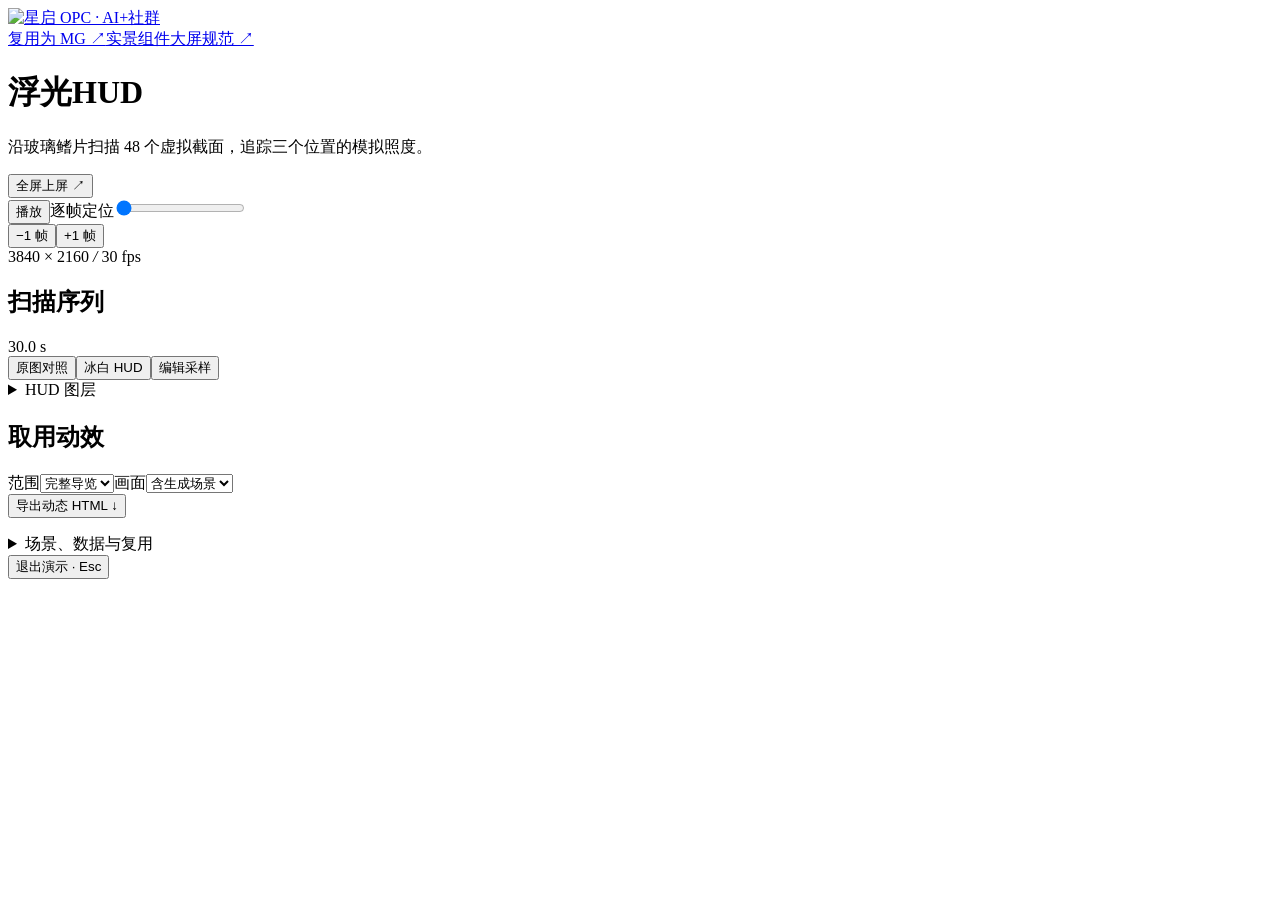
<file: source/lightfield.html>
<!doctype html><html lang="zh-CN" class="opc" data-theme="dark"><head><meta charset="utf-8"><meta name="viewport" content="width=device-width,initial-scale=1,viewport-fit=cover"><meta name="description" content="星启 OPC 的 UHD 生成展厅动态导览。曲面扫描、截面重建和三通道照度曲线可离线播放、逐帧定位和导出。"><title>浮光 · 光场扫描 HUD</title>
<style id="lf-stage-style">@@TOKENS@@
@@LF_FRAME_CSS@@</style><style>@@LF_DESK_CSS@@</style></head><body>
<header class="mast wrap"><a href="index.html" aria-label="星启 OPC 设计手册"><img id="mast-logo" alt="星启 OPC · AI+社群"></a><nav aria-label="相关样例"><a href="mg-hud.html">复用为 MG ↗</a><a href="uhd-scene.html">实景组件</a><a href="visual-guide.html#uhd">大屏规范 ↗</a></nav></header>
<main class="wrap">
 <div class="heading"><div class="heading-copy"><h1>浮光<span class="hud-mark">HUD</span></h1><p>沿玻璃鳍片扫描 48 个虚拟截面，追踪三个位置的模拟照度。</p></div><button class="pill solo-full" id="full" type="button">全屏上屏 <span aria-hidden="true">↗</span></button></div>
 <div class="desk"><section class="monitor" aria-label="动态导览与时间线">
   <div class="screen-seat" id="screen-seat"><div id="stage" class="lf-surface"></div></div>
   <div class="transport"><button class="play" id="play" type="button" aria-pressed="false">播放</button><label class="sr" for="scrub">逐帧定位</label><input id="scrub" type="range" min="0" max="899" value="0" step="1"><output for="scrub" id="clock"></output></div>
   <div class="transport-foot"><div class="frame-controls"><button id="prev-frame" type="button" aria-label="前一帧">−1 帧</button><button id="next-frame" type="button" aria-label="后一帧">+1 帧</button><span id="frame-count"></span></div><span>3840 × 2160 <i> / </i> 30 fps</span></div>
 </section>
 <aside class="rail" aria-label="分镜与导出">
   <div class="rail-head"><h2>扫描序列</h2><span>30.0 s</span></div>
   <div id="shots" role="group" aria-label="跳至镜头可读帧"></div>
   <div class="view-controls"><button id="raw" type="button" aria-pressed="false">原图对照</button><button id="tone" type="button">冰白 HUD</button><button id="edit" type="button">编辑采样</button></div>
   <details class="hud-channels"><summary>HUD 图层</summary><div>
     <label><input type="checkbox" data-channel="surface" checked>曲面与光迹</label>
     <label><input type="checkbox" data-channel="probes" checked>空间探针</label>
     <label><input type="checkbox" data-channel="readout" checked>仪表与读数</label>
   </div></details>
   <div class="exports"><h2>取用动效</h2><div class="selects"><label>范围<select id="scope"><option value="all">完整导览</option><option value="shot">当前镜头</option></select></label><label>画面<select id="output-kind"><option value="scene">含生成场景</option><option value="alpha">透明叠加层</option><option value="plate">仅运动底图</option></select></label></div><button type="button" class="primary" id="export">导出动态 HTML <span aria-hidden="true">↓</span></button><p id="status" role="status"></p></div>
 </aside></div>
 <details class="notes"><summary>场景、数据与复用</summary><div class="note-cols"><section><h3>新生成的场景</h3><p>底图由内置 ImageGen 生成。原图 1672 × 941，在 3840 × 2160 画布上等比取景。曲面线网贴合图中的鳍片，扫描截面、光路与地面配准格由 HTML 逐帧合成。</p></section><section><h3>照度模拟</h3><p>青辉与冰白是两种投影笔色；光学读数使用局部深色透景底。顶端时间标尺、左侧截面仪与画面内探针都跟随同一帧。三个观察点共用 0–400 lx 轴。采样范围 0–6 秒，每秒一个示例值，两个样点之间线性插值。可在“编辑采样”中修改样本。</p></section><section><h3>作为浏览器源</h3><p>可在“HUD 图层”单独开关曲面、探针和仪表。导出的 HTML 保留当前图层、主题与数据。含景模式自带底图；透明层沿用同一取景运动，可与导出的同段底图运动对齐。将浏览器源画布设为 3840 × 2160。网址加 <code>?frame=60</code> 可定位到片段局部第 60 帧。空格播放或暂停，方向键逐帧移动。分层合成时，用同一主时钟调用两层的 <code>LightfieldPlayer.seekFrame(n)</code>。</p></section></div></details>
</main>
<dialog id="editor" aria-labelledby="editor-title"><form id="data-form"><h2 id="editor-title">编辑照度曲线</h2><p>每个位置填 7 个整数，依次对应 0 至 6 秒；量程 0–400 lx。</p><div id="inputs"></div><p id="error" role="alert"></p><div class="form-actions"><button type="button" id="reset">恢复示例</button><button type="button" id="cancel">取消</button><button type="submit" class="primary">应用读数</button></div></form></dialog>
<button id="exit-full" type="button">退出演示 · Esc</button>
<script type="application/json" id="lf-plan">@@LF_DATA@@</script>
<script type="application/json" id="lf-plate">"@@LF_PLATE@@"</script>
<script type="application/json" id="lf-logos">@@LF_LOGOS@@</script>
<script id="lf-runtime">@@LF_RUNTIME@@</script>
<script id="lf-transport">@@LF_TRANSPORT@@</script>
<script>@@LF_DESK_JS@@</script></body></html>
</file>
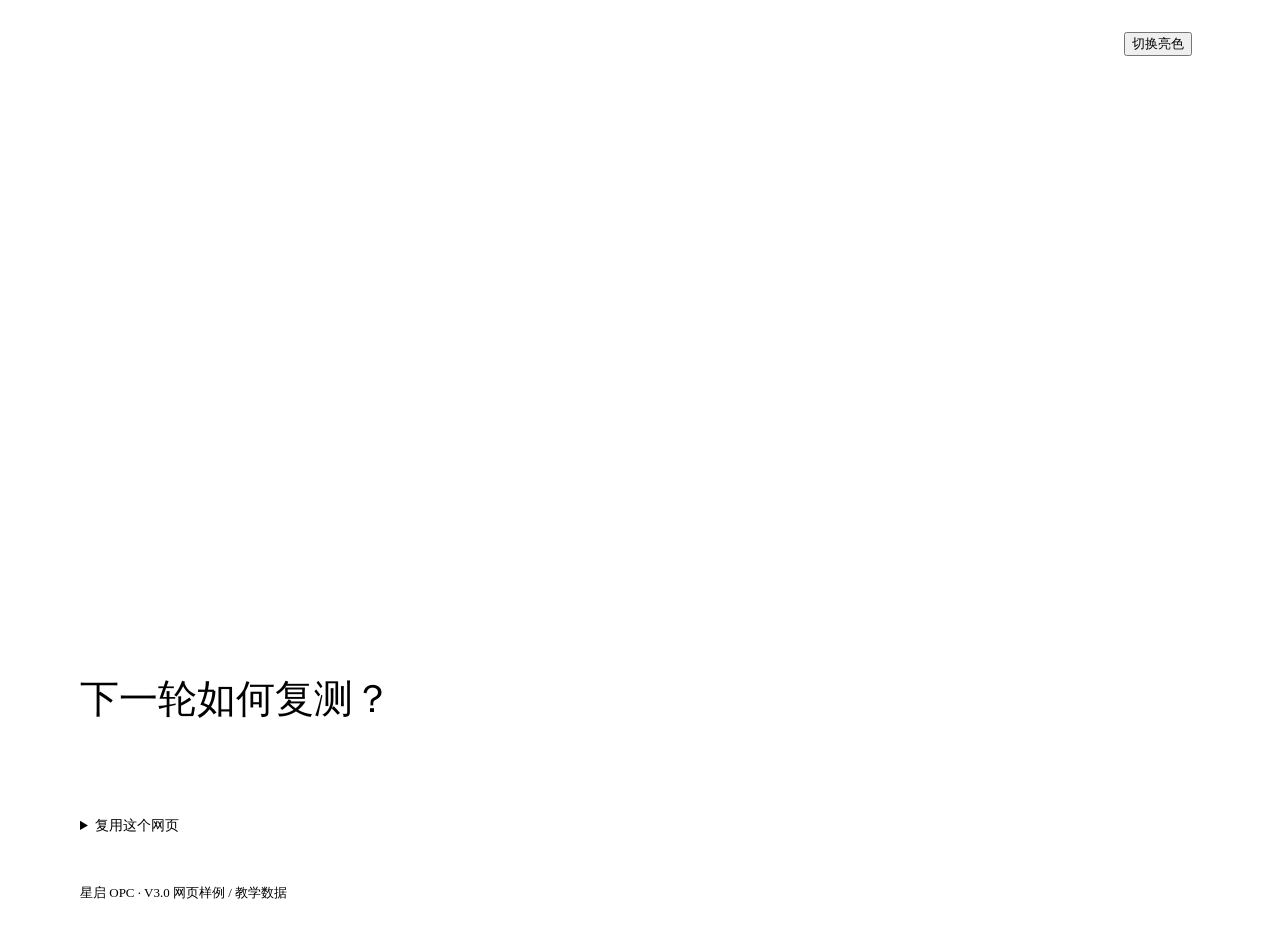
<file: source/starter.html>
<!doctype html><html lang="zh-CN" class="opc" data-theme="dark"><head><meta charset="utf-8"><meta name="viewport" content="width=device-width,initial-scale=1"><title>星启 OPC · 海报投放网页样例</title><style>@@TOKENS@@
@@KIT_CSS@@
@@VISUAL_CSS@@
body{margin:0}.wrap{width:min(1120px,calc(100% - 44px));margin:auto}.top{min-height:72px;display:flex;align-items:center;justify-content:space-between;border-bottom:1px solid var(--line)}.top .opc-brand{width:144px}.hero{padding:clamp(38px,7vw,80px) 0;display:grid;grid-template-columns:1fr 1fr;gap:clamp(24px,5vw,80px);align-items:center}.hero .opc-headline em{display:block}.hero .opc-headline h3{font-size:clamp(52px,6vw,82px);line-height:1.05}.hero .opc-headline p{margin-top:18px;font-size:18px}.top-cta{display:flex;gap:8px}.plot{padding:clamp(18px,3vw,37px);border-radius:26px;background:var(--surface)}.summary{border-block:1px solid var(--line);display:grid;grid-template-columns:.9fr 1.1fr;gap:clamp(20px,4vw,50px);align-items:center;padding:32px 0}.hero .opc-headline h3{letter-spacing:.006em}.summary{position:relative}.study-metric{padding:12px 0}.plot .opc-meter{height:12px}.next{padding:45px 0}.next h2{font:400 39px/1.25 OPCDisplay,OPCSans,sans-serif;margin:0 0 23px}.end{padding:15px 0 24px;color:var(--muted);font-size:13px}.top-cta button{font-size:13px}.helper{padding:12px 0 34px;font-size:14px;color:var(--muted)}.helper details{border-top:1px solid var(--line);padding-top:14px}.helper p{margin:8px 0}.helper code{font-family:OPCMono,OPCSans,monospace}@media(max-width:720px){.hero,.summary{grid-template-columns:1fr}.wrap{width:calc(100% - 32px)}.top .opc-brand{width:110px}.top{gap:8px;flex-wrap:wrap}.top-cta{gap:4px}.top-cta button{font-size:12px;padding:6px 10px}.plot{padding:17px}.next{padding:30px 0}}
 .starter-art{position:relative;justify-self:center;width:min(100%,440px);aspect-ratio:1.32;margin:0}.starter-art .opc-proof-pair{display:block;width:100%;height:100%}.hero{padding:clamp(25px,4vw,65px) 0;gap:clamp(16px,3vw,55px)}.hero:has(.starter-art[hidden]){display:block}
.summary .plot{background:none;border:0;padding:10px 0}.report-table{padding:26px 0 0}.report-table caption{font:400 28px/1.35 OPCDisplay,OPCSans,sans-serif}.summary .opc-numeric{font-size:clamp(46px,6vw,88px)}.hero .opc-headline h3{font-size:clamp(48px,5.7vw,80px)}.hero .opc-headline{max-width:39em}
@media(max-width:720px){.hero{position:relative;grid-template-columns:1fr clamp(88px,27vw,170px);gap:6px;align-items:center}.hero .opc-headline h3{font-size:clamp(30px,6.8vw,48px)}.hero .opc-headline p{font-size:14px;margin-top:10px}.starter-art{width:118%;aspect-ratio:.85}.report-table{padding-top:17px}}
</style></head><body><main class="wrap">
<header class="top"><span id="brand"></span><div class="top-cta"><button class="opc-button secondary" id="theme">切换亮色</button><span id="info"></span></div></header>
<section class="hero"><div id="title"></div><figure class="starter-art" id="starter-art" aria-label="本周两组投放样本"></figure></section>
<section class="summary"><div class="study-metric"><div id="metric"></div></div><div class="plot" id="chart"></div></section><section class="report-table" id="table"></section>
<section class="next"><h2>下一轮如何复测？</h2><div id="steps"></div></section>
<aside class="helper"><details><summary>复用这个网页</summary><p>另存本 HTML，编辑源码里的 <code>report-data</code> 即可替换素材名与原始人数。页面会重新计算比例和结论。每个区块都由同文件中的 <code>OPC.create()</code> 创建。</p></details></aside>
<footer class="end">星启 OPC · V3.0 网页样例 / 教学数据</footer></main>
<script id="report-data" type="application/json">{"campaign":"海报投放","period":"同一周，按人去重","rows":[{"label":"海报 A","orders":8,"visitors":40},{"label":"海报 B","orders":12,"visitors":120}]}</script>
<script>window.OPC_INLINE=@@INLINE@@;</script>
<script>@@KIT_JS@@</script><script>
const data=JSON.parse(document.querySelector('#report-data').textContent);
const rows=data.rows.map(r=>({...r,rate:r.visitors>0 && r.orders>=0 && r.orders<=r.visitors ? r.orders/r.visitors:null}));
const valid=rows.filter(r=>r.rate!==null), highest=valid.length?Math.max(...valid.map(r=>r.rate)):null;
const winners=valid.filter(r=>r.rate===highest), best=winners[0];
const rankable=winners.length===1&&valid.length>1;
const caption=rankable?'下单转化率更高。':(winners.length>1?'最高比例并列。':'本周样本概览。');
const render=(id,kind,props)=>document.getElementById(id).append(OPC.create(kind,props));
const percent=v=>v===null?'—':new Intl.NumberFormat('zh-CN',{maximumFractionDigits:1}).format(v*100)+'%';
render('brand','brand');render('info','modal',{label:'统计口径',title:'什么算一次转化？',body:'各组按人去重。用下单人数除以访客人数，时间范围为'+data.period+'。'});
render('title','headline',{context:data.campaign+' / 教学示例',title:rankable?best.label+' 的':'海报投放',accent:caption,body:valid.map(r=>r.label+' 有 '+r.visitors+' 位访客、'+r.orders+' 位下单者').join('；')+'。'});
render('chart','comparison',{title:'本周投放对照',rows:rows.map(r=>({...r,highlight:r.rate===highest&&highest!==null})),note:data.period});
if(rows.length===2){
 const id=row=>row.label.replace(/^海报\s*/,'');
 const art=document.getElementById('starter-art');
 art.append(OPCProofs.pair(rows.map(r=>({id:id(r),buyers:r.orders,visitors:r.visitors}))));
}else document.getElementById('starter-art').hidden=true;
if(rows.length===2&&rows[0].rate!==null&&rows[1].rate>0){
 render('metric','metric',{label:rows[0].label+' 相对 '+rows[1].label,value:new Intl.NumberFormat('zh-CN',{maximumFractionDigits:2}).format(rows[0].rate/rows[1].rate),unit:'倍',note:percent(rows[0].rate)+' ÷ '+percent(rows[1].rate)+' · 同周转化率之比'});
}else render('metric','metric',{label:'最高下单转化率',value:best?percent(highest).slice(0,-1):'—',unit:best?'%':'',note:best?best.label+' · '+best.orders+' 位下单者 / '+best.visitors+' 位访客':'等待有效访客样本'});
render('table','table',{caption:'原始人数',headers:['素材','访客','下单','转化率'],rows:rows.map(r=>[r.label,r.visitors,r.orders,percent(r.rate)])});
render('steps','steps',{current:0,items:[{title:'约定口径',note:'固定渠道与观察时间。'},{title:'记录人数',note:'为每张海报保留原始计数。'},{title:'复核结论',note:'使用同一条百分比刻度。'}]});
function theme(m){OPC.setTheme(document.documentElement,m);document.getElementById('theme').textContent=m==='dark'?'切换亮色':'切换深色';}
document.getElementById('theme').onclick=()=>theme(document.documentElement.dataset.theme==='dark'?'light':'dark');theme(new URLSearchParams(window.OPC_PREVIEW_QUERY||location.search).get('theme')==='light'?'light':'dark');
</script></body></html>
</file>
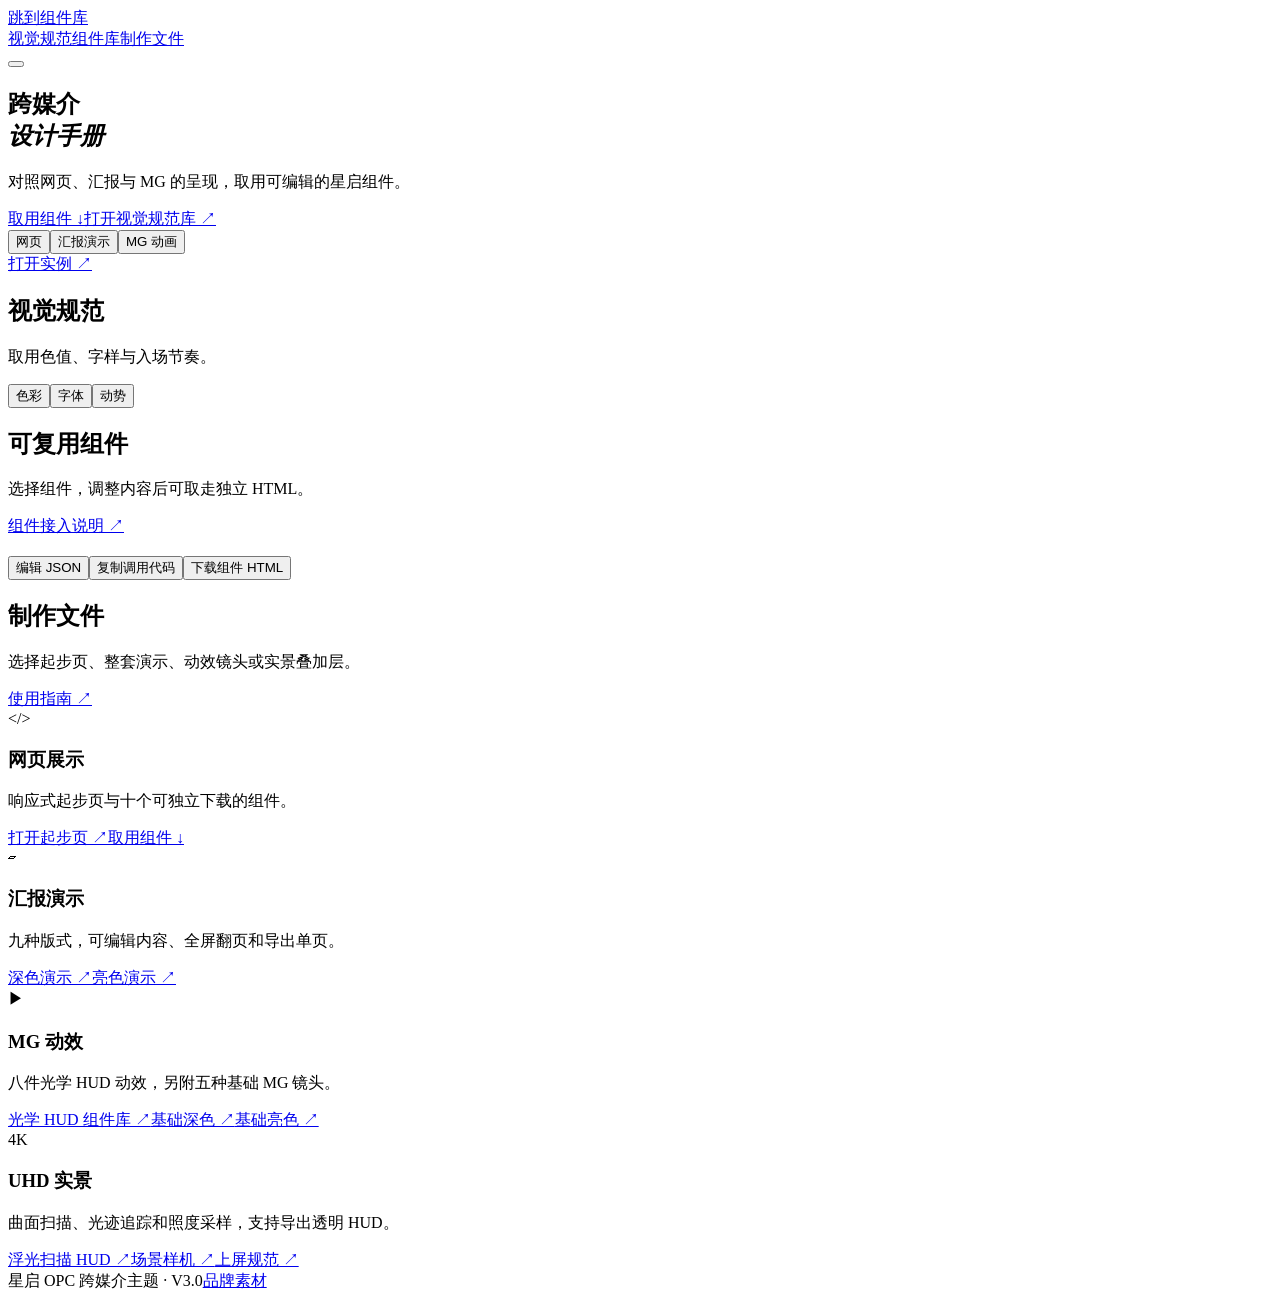
<file: source/studio.html>
<!doctype html><html lang="zh-CN" class="opc" data-theme="@@MODE@@"><head>
<meta charset="utf-8"><meta name="viewport" content="width=device-width,initial-scale=1"><title>星启 OPC · 跨媒介设计手册 V3.0</title>
<style id="system-style">@@TOKENS@@
@@KIT_CSS@@
@@VISUAL_CSS@@</style><style>@@STUDIO_CSS@@</style></head><body>
<a class="skip" href="#library">跳到组件库</a>
<header class="top"><div class="shell nav"><a href="index.html" class="nav-brand" aria-label="星启 OPC 视觉规范库" data-logo></a><nav aria-label="手册导航"><a href="#foundation">视觉规范</a><a href="#library">组件库</a><a href="#files">制作文件</a></nav><button type="button" class="theme" id="theme" aria-label="切换深浅主题"></button></div></header>
<main id="top">
<section class="shell hero">
  <div class="intro"><h1>跨媒介<br><em>设计手册</em></h1>
    <p class="lead">对照网页、汇报与 MG 的呈现，取用可编辑的星启组件。</p>
    <div class="intro-actions"><a class="opc-button" href="#library">取用组件 <span aria-hidden="true">↓</span></a><a class="text-link" href="index.html">打开视觉规范库 ↗</a></div>
  </div>
  <div class="viewer">
    <div class="viewer-nav"><div class="seg" id="media-choices" role="group" aria-label="选择媒介"><button data-media="web" aria-pressed="true">网页</button><button data-media="ppt" aria-pressed="false">汇报演示</button><button data-media="mg" aria-pressed="false">MG 动画</button></div><span class="mini-tag" id="media-tag"></span></div>
    <div class="specimen" id="specimen"></div>
    <div class="viewer-foot"><span id="media-caption"></span><a id="media-link" class="text-link" href="web-starter.html">打开实例 ↗</a></div>
  </div>
</section>
<section class="band" id="foundation"><div class="shell foundation">
  <div class="foundation-title"><h2>视觉规范</h2><p>取用色值、字样与入场节奏。</p>
    <div class="spec-nav" role="group" aria-label="选择规范样本"><button type="button" data-spec="color" aria-pressed="true">色彩</button><button type="button" data-spec="type" aria-pressed="false">字体</button><button type="button" data-spec="motion" aria-pressed="false">动势</button></div></div>
  <div class="spec-sheet" id="spec-sheet" aria-label="当前规范样本"></div>
</div></section>
<section id="library" class="shell library">
  <div class="section-title"><div><h2>可复用组件</h2><p>选择组件，调整内容后可取走独立 HTML。</p></div><a class="text-link" href="visual-guide.html#web">组件接入说明 ↗</a></div>
  <div class="workbench"><div class="component-menu" id="components" role="group" aria-label="预览组件"></div>
    <article class="work-area"><header><div><h3 id="component-name"></h3><p id="component-use"></p></div><code id="api-name"></code></header>
      <div class="live" id="live"></div>
      <div id="quick-compare" hidden></div><div class="tools"><button class="opc-button secondary" id="edit" aria-expanded="false" aria-controls="editor">编辑 JSON</button><button class="opc-button secondary" id="copy">复制调用代码</button><button class="opc-button" id="standalone">下载组件 HTML</button><span role="status" id="status"></span></div>
      <div id="editor" hidden><label for="params">组件参数 · JSON</label><textarea id="params" spellcheck="false"></textarea><div class="tools"><button class="opc-button secondary" id="apply">应用参数</button><button class="plain" id="reset">恢复示例</button></div></div>
      <div id="manual" hidden><label for="manual-text">选择并复制以下代码</label><textarea id="manual-text" readonly></textarea></div>
    </article>
  </div>
</section>
<section id="files" class="band resource-section"><div class="shell"><div class="section-title"><div><h2>制作文件</h2><p>选择起步页、整套演示、动效镜头或实景叠加层。</p></div><a class="text-link" href="visual-guide.html#handoff">使用指南 ↗</a></div>
  <div class="resources">
    <article><div class="file-name"><span class="medium-id mint" aria-hidden="true">&lt;/&gt;</span><h3>网页展示</h3></div><p>响应式起步页与十个可独立下载的组件。</p><div class="file-links"><a href="web-starter.html">打开起步页 ↗</a><a href="#library">取用组件 ↓</a></div></article>
    <article><div class="file-name"><span class="medium-id lilac" aria-hidden="true">▱</span><h3>汇报演示</h3></div><p>九种版式，可编辑内容、全屏翻页和导出单页。</p><div class="file-links"><a href="slides-dark.html">深色演示 ↗</a><a href="slides-light.html">亮色演示 ↗</a></div></article>
    <article><div class="file-name"><span class="medium-id peach" aria-hidden="true">▶</span><h3>MG 动效</h3></div><p>八件光学 HUD 动效，另附五种基础 MG 镜头。</p><div class="file-links"><a href="mg-hud.html">光学 HUD 组件库 ↗</a><a href="motion-dark.html">基础深色 ↗</a><a href="motion-light.html">基础亮色 ↗</a></div></article>
    <article><div class="file-name"><span class="medium-id mint" aria-hidden="true">4K</span><h3>UHD 实景</h3></div><p>曲面扫描、光迹追踪和照度采样，支持导出透明 HUD。</p><div class="file-links"><a href="uhd-lightfield.html">浮光扫描 HUD ↗</a><a href="uhd-scene.html">场景样机 ↗</a><a href="visual-guide.html#uhd">上屏规范 ↗</a></div></article>
  </div>
</div></section>
</main><footer class="shell end"><span data-logo></span><span>星启 OPC 跨媒介主题 · V3.0</span><a href="visual-guide.html#brand">品牌素材</a></footer>
<script id="inline-assets">window.OPC_INLINE=@@INLINE@@;</script>
<script id="kit-script">@@KIT_JS@@</script>
<script>@@FILES_JS@@</script><script>const RECIPES=@@RECIPES@@;
@@STUDIO_JS@@</script></body></html>
</file>
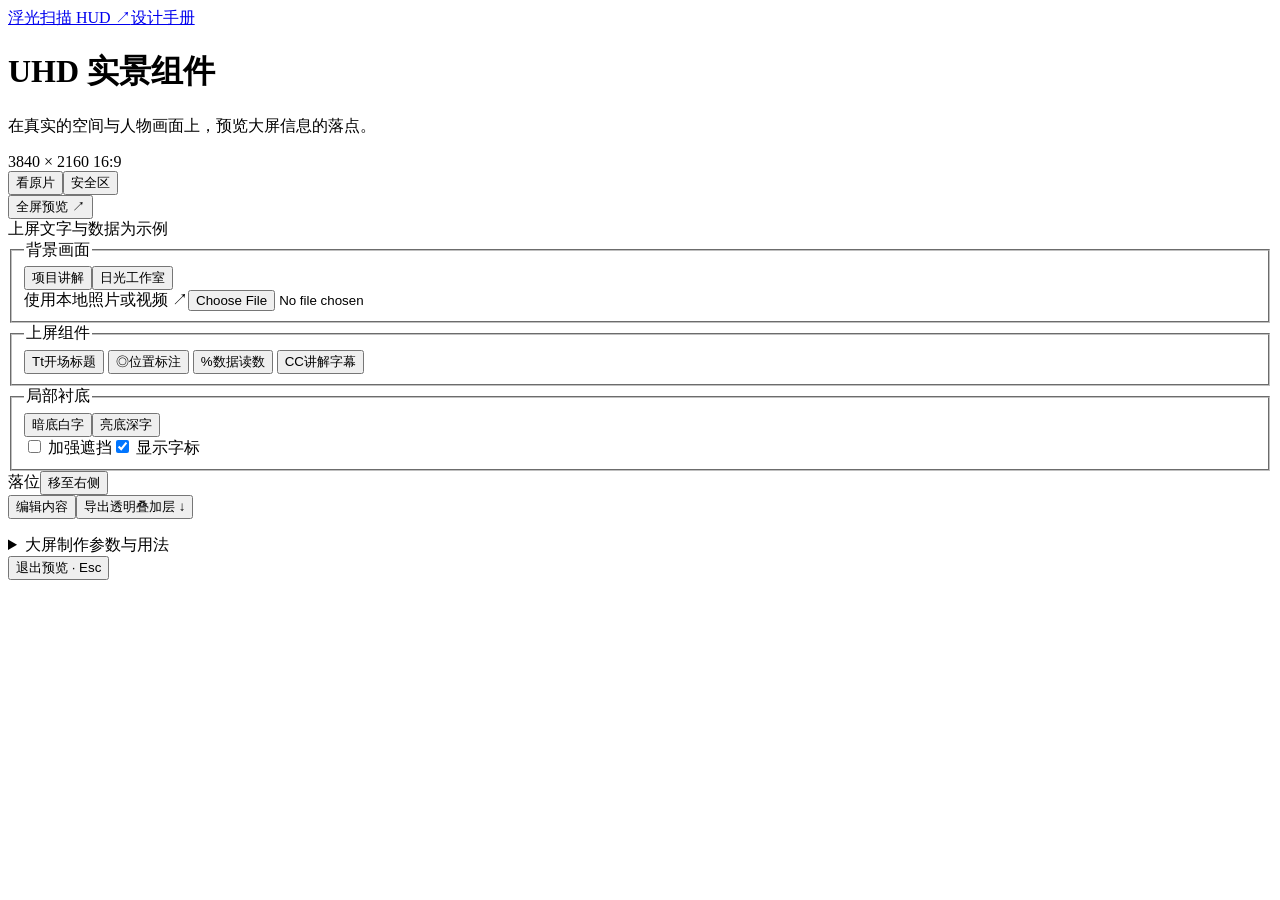
<file: source/uhd.html>
<!doctype html><html lang="zh-CN" class="opc" data-theme="dark"><head><meta charset="utf-8"><meta name="viewport" content="width=device-width,initial-scale=1"><title>星启 OPC · UHD 实景组件</title>
<style id="overlay-style">@@TOKENS@@
@@UHD_OVERLAY_CSS@@</style><style>@@KIT_CSS@@
@@UHD_STUDIO_CSS@@</style></head><body>
<header class="mast shell"><a href="index.html" aria-label="星启 OPC 手册首页" id="home-brand"></a><nav class="related"><a href="uhd-lightfield.html">浮光扫描 HUD ↗</a><a class="back" href="index.html">设计手册</a></nav></header>
<main class="shell"><div class="page-title"><div><h1>UHD 实景组件</h1><p>在真实的空间与人物画面上，预览大屏信息的落点。</p></div><div class="format">3840 × 2160 <span>16:9</span></div></div>
<div class="desk"><section class="monitor" aria-label="实景画面预览">
 <div id="player"><div class="uhd-stage" id="stage"><div class="footage" id="footage"></div><div id="layer"></div><div id="safe" hidden aria-hidden="true"></div></div></div>
 <div class="screen-tools"><div><button id="original" type="button" aria-pressed="false">看原片</button><button type="button" id="safe-toggle" aria-pressed="false">安全区</button><button id="video-toggle" type="button" hidden>播放底图</button></div><button class="broadcast" id="full">全屏预览 ↗</button></div>
 <div class="scene-meta"><span id="source-label"></span><span>上屏文字与数据为示例</span></div>
</section>
<aside class="controls" aria-label="组件配置">
 <fieldset><legend>背景画面</legend><div id="scenes" class="seg"><button data-scene="talk">项目讲解</button><button data-scene="studio">日光工作室</button></div>
 <label class="upload">使用本地照片或视频 <span aria-hidden="true">↗</span><input type="file" id="upload" accept="image/*,video/*"></label></fieldset>
 <fieldset><legend>上屏组件</legend><div id="modules" class="module-grid">
  <button data-mode="title"><span class="glyph g-title" aria-hidden="true">Tt</span>开场标题</button>
  <button data-mode="pin"><span class="glyph g-pin" aria-hidden="true">◎</span>位置标注</button>
  <button data-mode="metric"><span class="glyph g-metric" aria-hidden="true">%</span>数据读数</button>
  <button data-mode="caption"><span class="glyph g-caption" aria-hidden="true">CC</span>讲解字幕</button>
 </div></fieldset>
 <fieldset><legend>局部衬底</legend><div class="seg"><button data-tone="dark">暗底白字</button><button data-tone="light">亮底深字</button></div>
  <div class="check-row"><label><input type="checkbox" id="solid"> 加强遮挡</label><label><input type="checkbox" id="brand" checked> 显示字标</label></div></fieldset>
 <div class="extra-config" id="side-tools"><span>落位</span><button id="side" type="button">移至右侧</button></div>
 <div class="extra-config" id="pin-tools" hidden><span>标注点</span><button id="pin-move" type="button" aria-pressed="false">在画面定位</button></div>
 <div class="actions"><button id="edit" type="button">编辑内容</button><button id="export" class="primary" type="button">导出透明叠加层 ↓</button></div><p role="status" id="status"></p>
</aside></div>
<details class="production"><summary>大屏制作参数与用法</summary><div class="rules">
 <section><h2>把中央留给现场</h2><p>以 3840 × 2160 为母版，左右各留 240px，上下各留 200px。标题或数据靠一侧排布，优先避开人脸、双手和正在演示的物件。位置标注的点落在物体上，文字落在旁侧。</p></section>
 <section><h2>隔开文字与背景纹理</h2><p>标题用约 173px 黄油体，副标题约 67px；字幕约 77px，最多两行。标题使用边缘渐隐，数据卡与字幕使用 93% 不透明的局部实色。画面切换频繁时选“加强遮挡”，卡片与字幕转为实色。</p></section>
 <section><h2>透明层接入</h2><p>导出文件只含当前组件、其局部衬底与所选字标。作为网页或导播软件的浏览器源时，设为 3840 × 2160，叠在视频源上。也可在 HTML 的 <code>overlay-settings</code> 内修改文字、人数和相对坐标。</p></section>
 <section><h2>现场校看</h2><p>先用“看原片”核对主体，再全屏检查最亮与纹理最密的一帧。按实际屏幕尺寸和最远观看位置核对小字。标注点采用固定画面坐标，换镜头时重新定位。</p></section>
</div></details></main>
<dialog id="editor" aria-labelledby="edit-title"><form id="form"><h2 id="edit-title">编辑上屏内容</h2><div id="fields"></div><span id="field-error" role="alert"></span><div class="actions"><button id="cancel" type="button">取消</button><button type="submit" class="primary">应用</button></div></form></dialog>
<button type="button" id="leave" aria-label="退出全屏预览">退出预览 · Esc</button>
<script id="source-images" type="application/json">@@UHD_IMAGES@@</script>
<script id="brand-images" type="application/json">@@UHD_LOGOS@@</script>
<script id="scene-templates" type="application/json">@@UHD_SCENES@@</script>
<script id="overlay-runtime">@@UHD_OVERLAY_JS@@</script><script>@@UHD_STUDIO_JS@@</script></body></html>
</file>
